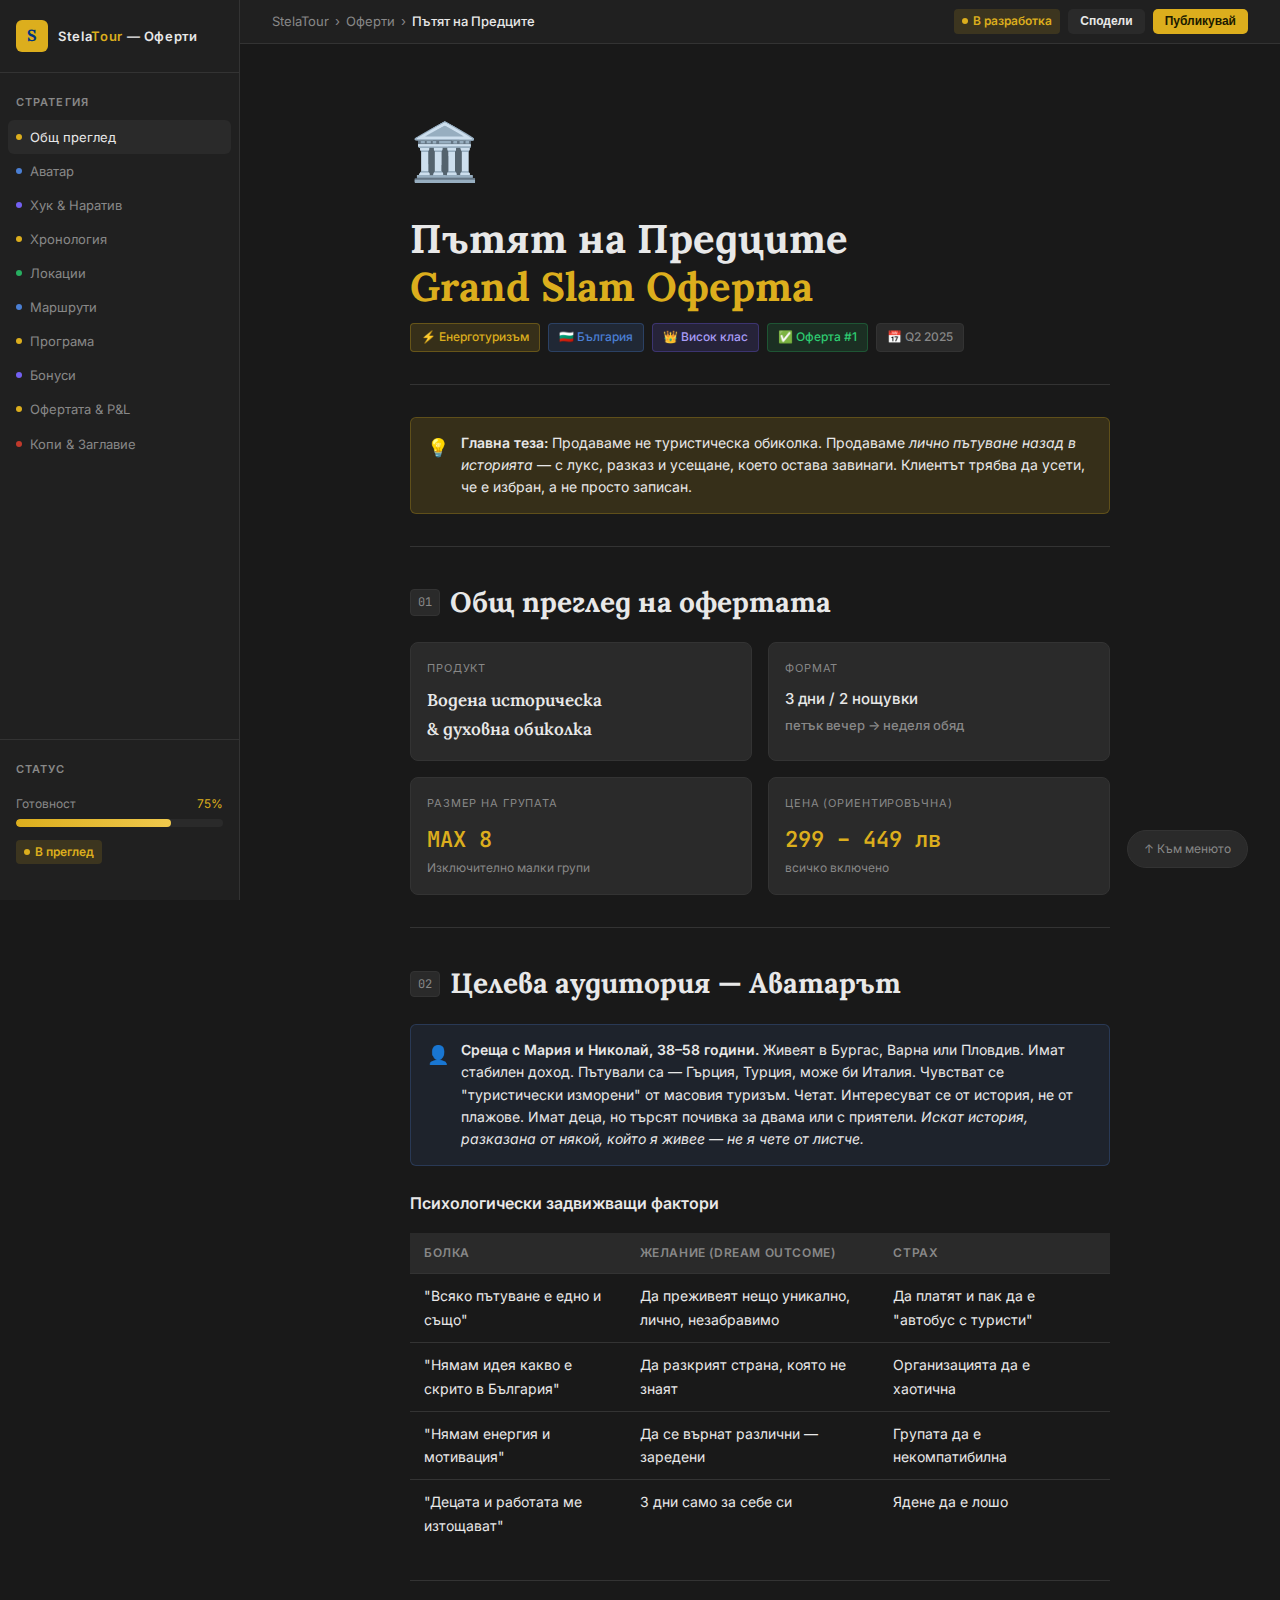
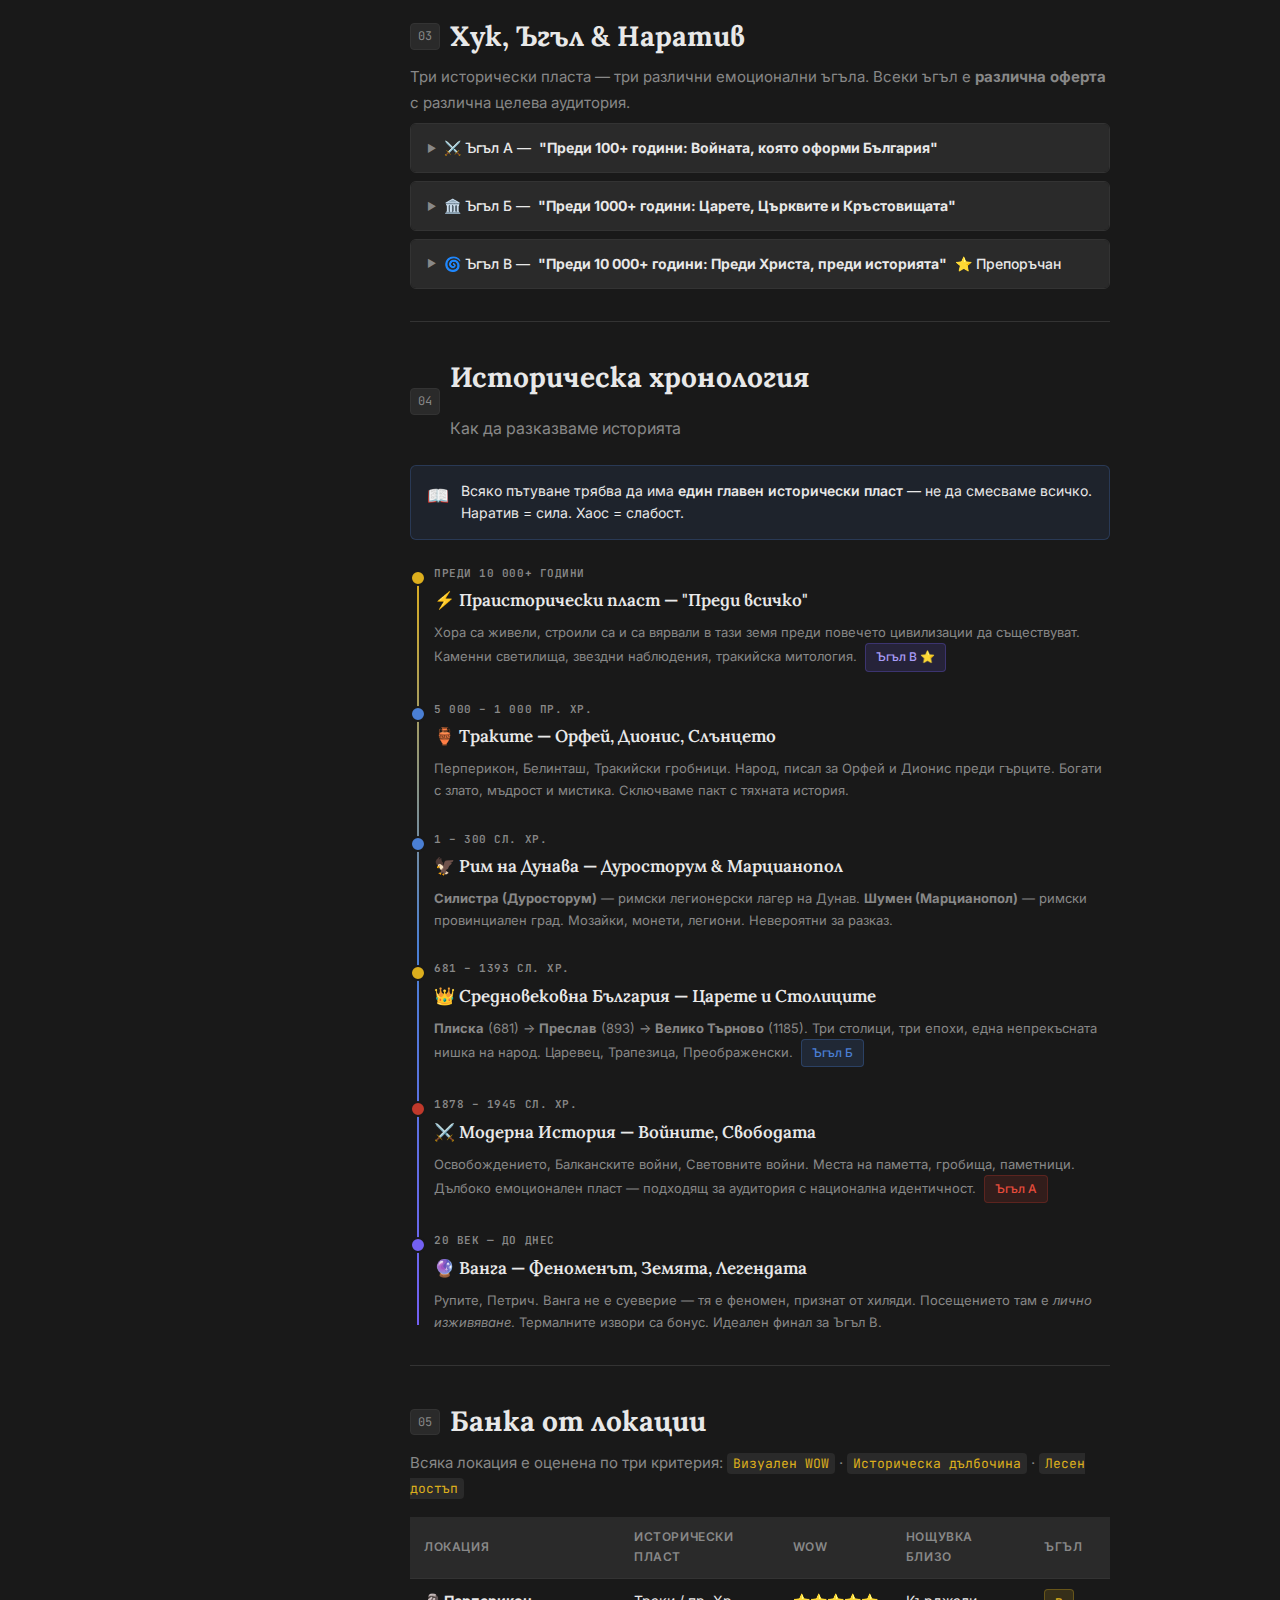
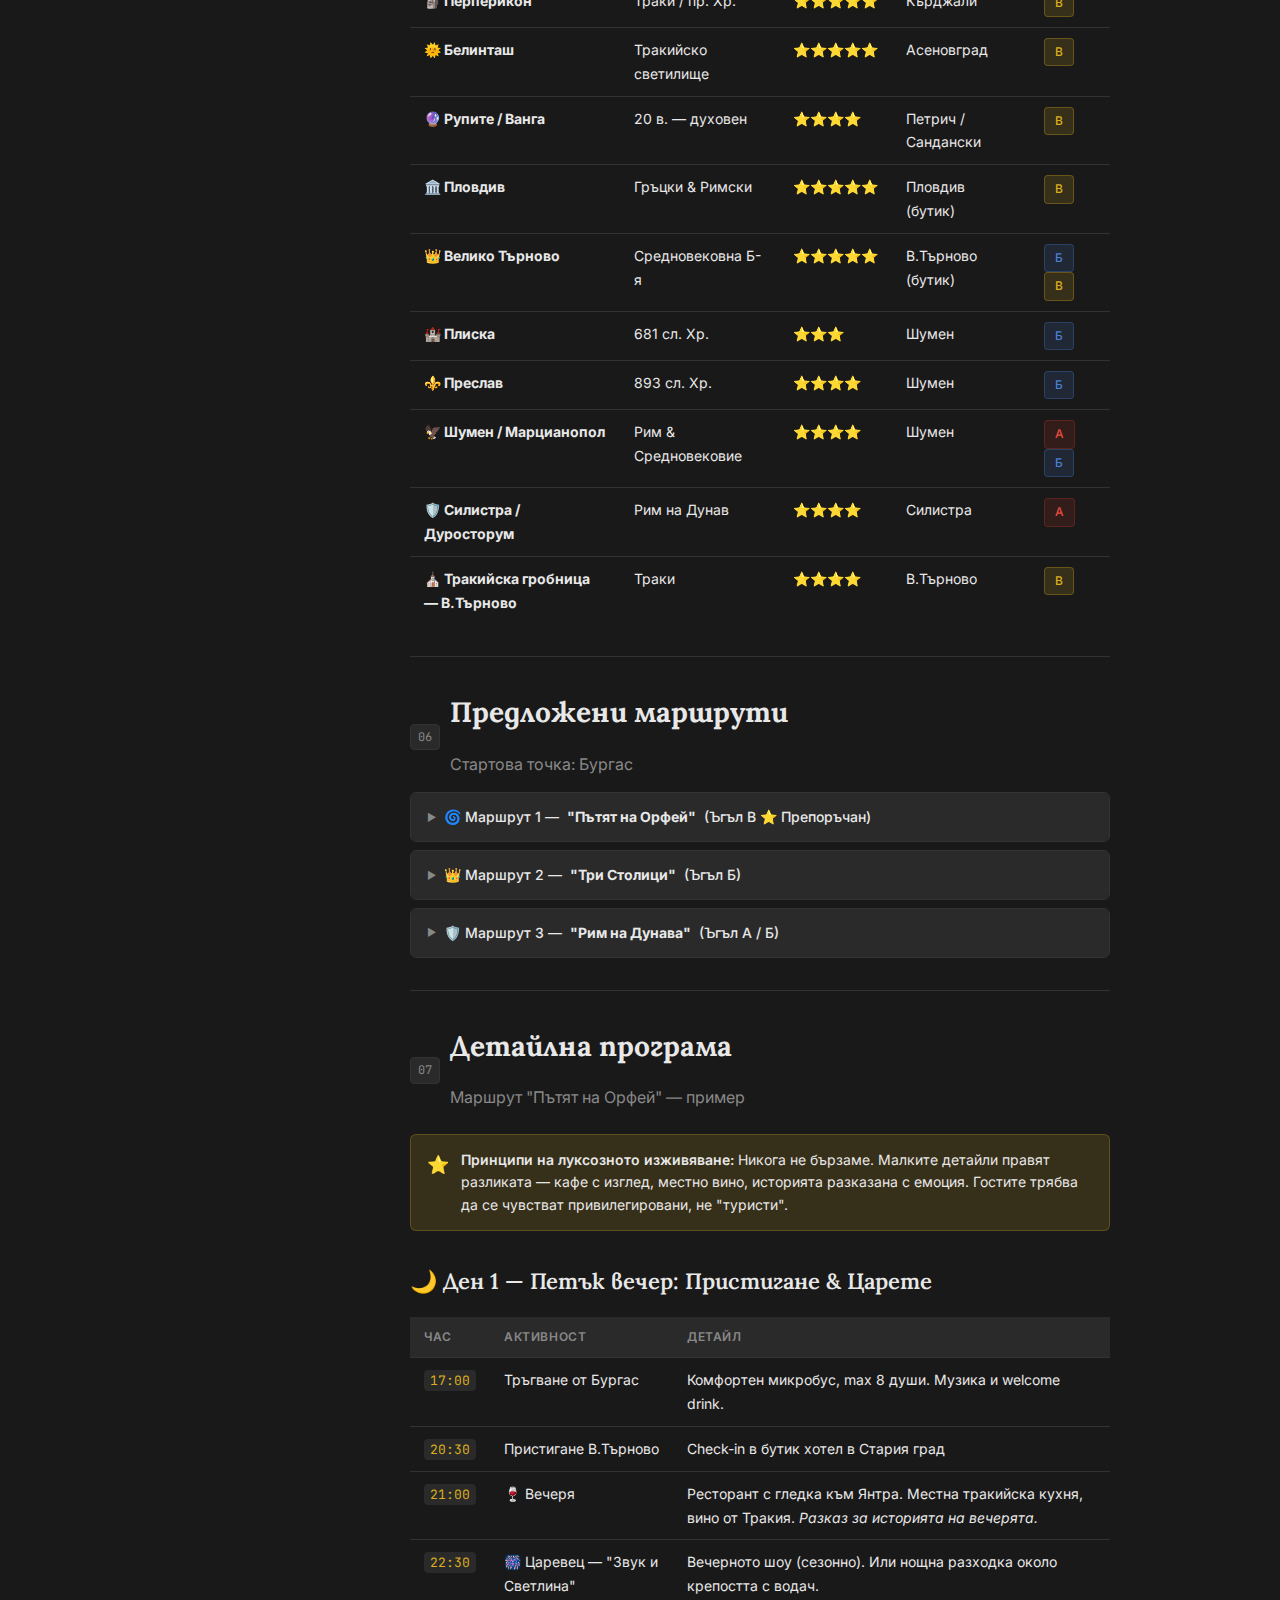
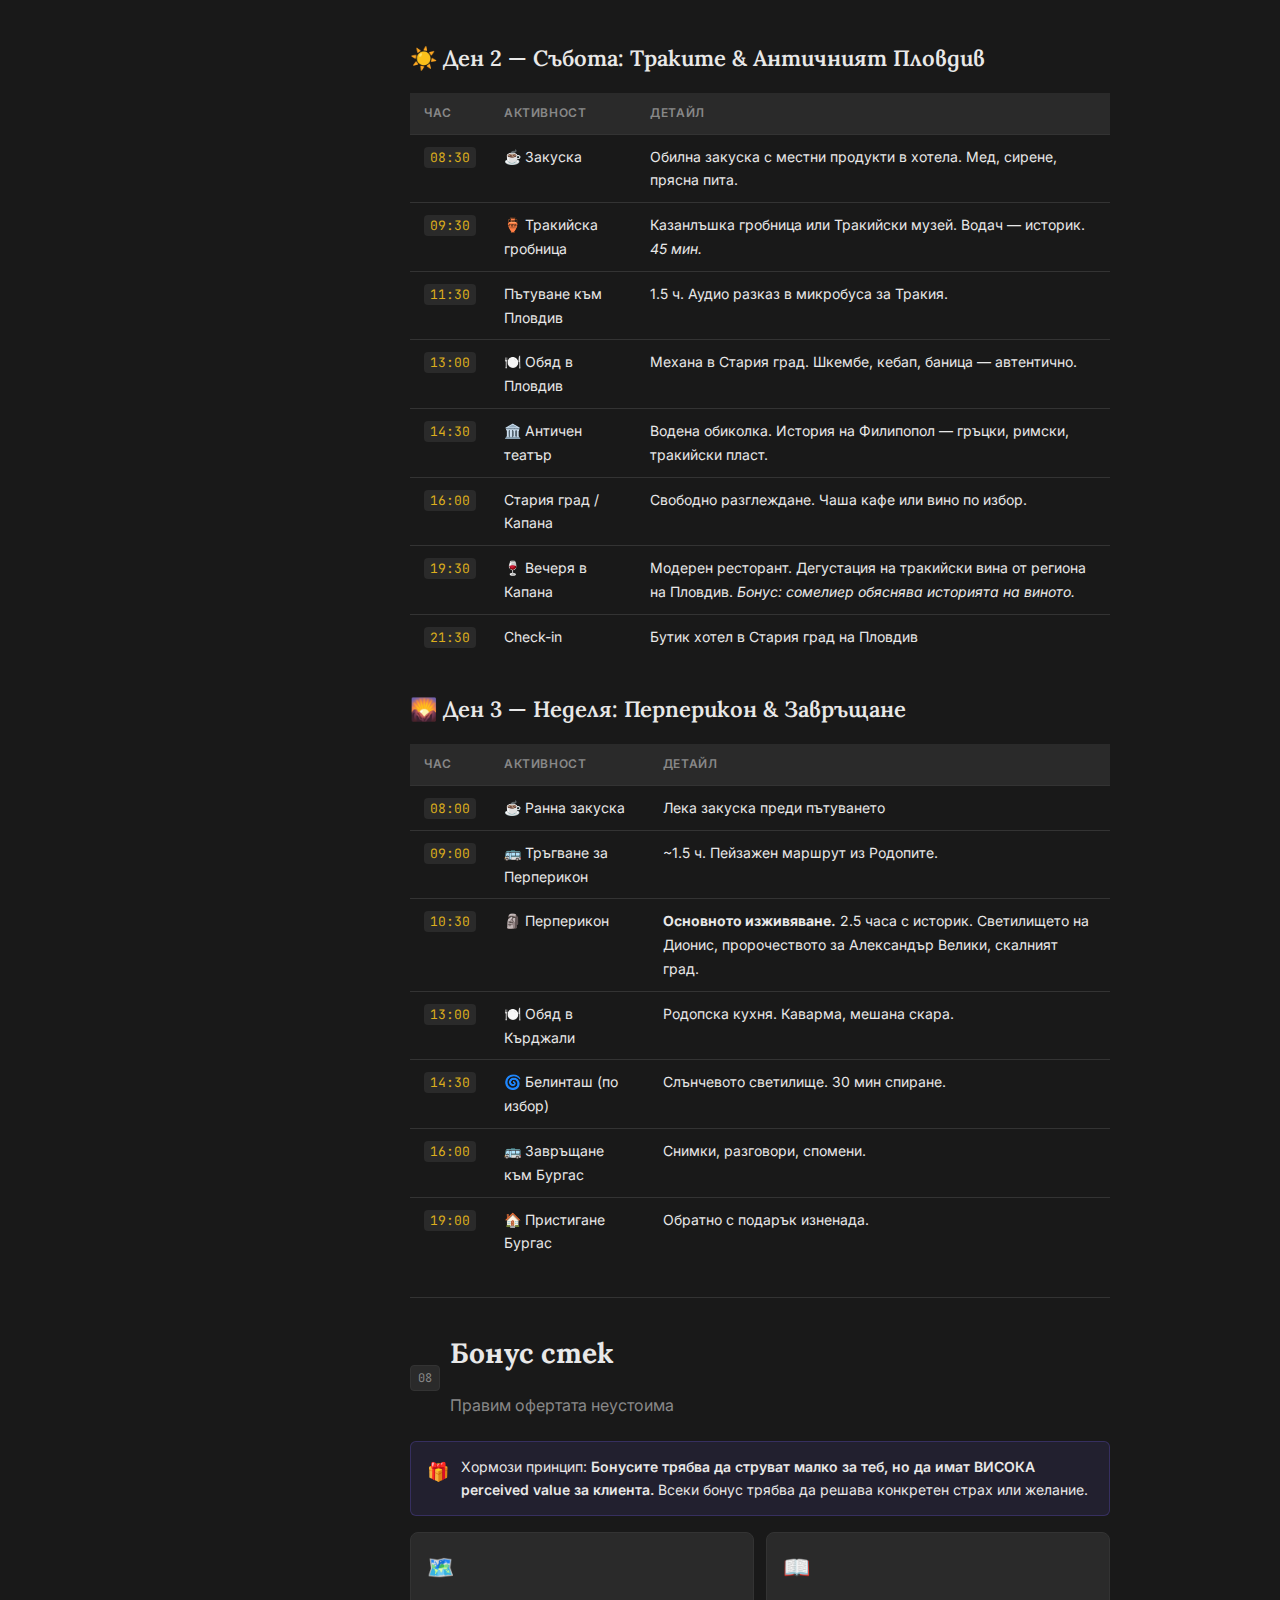
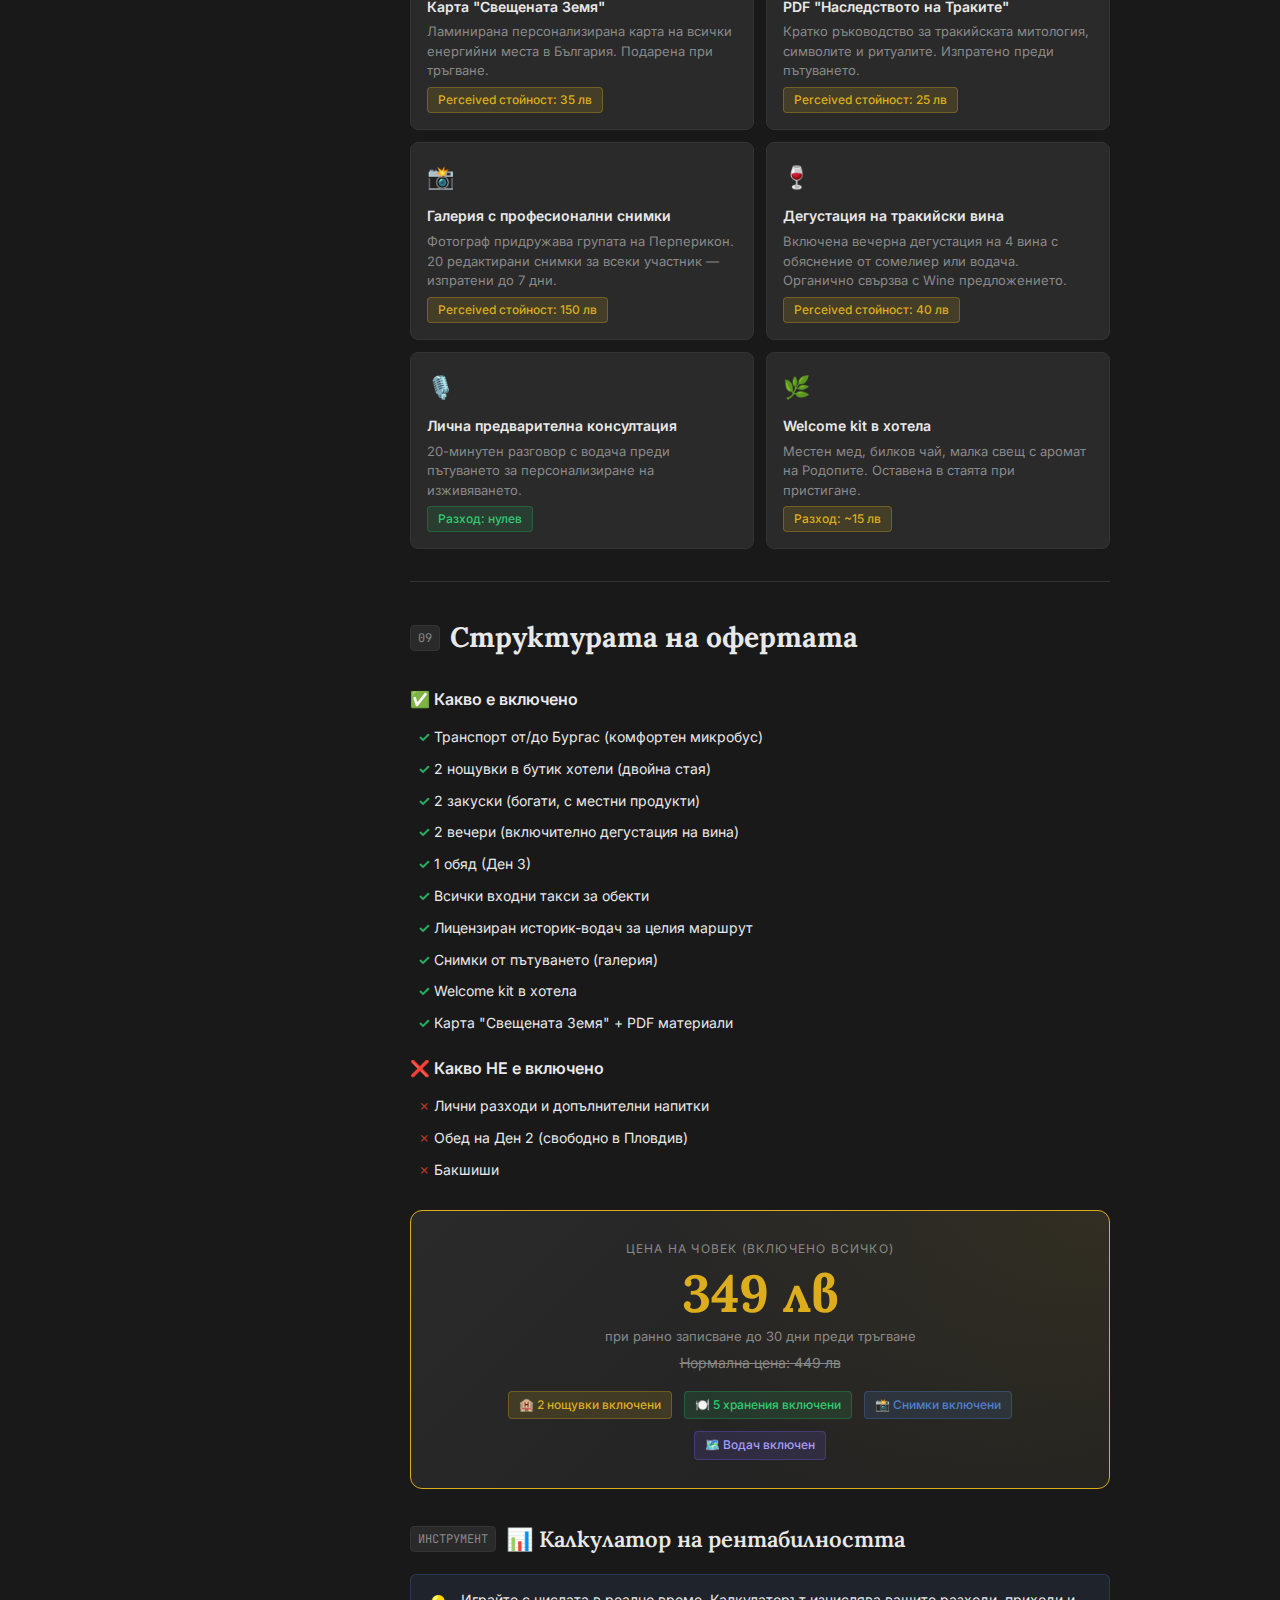
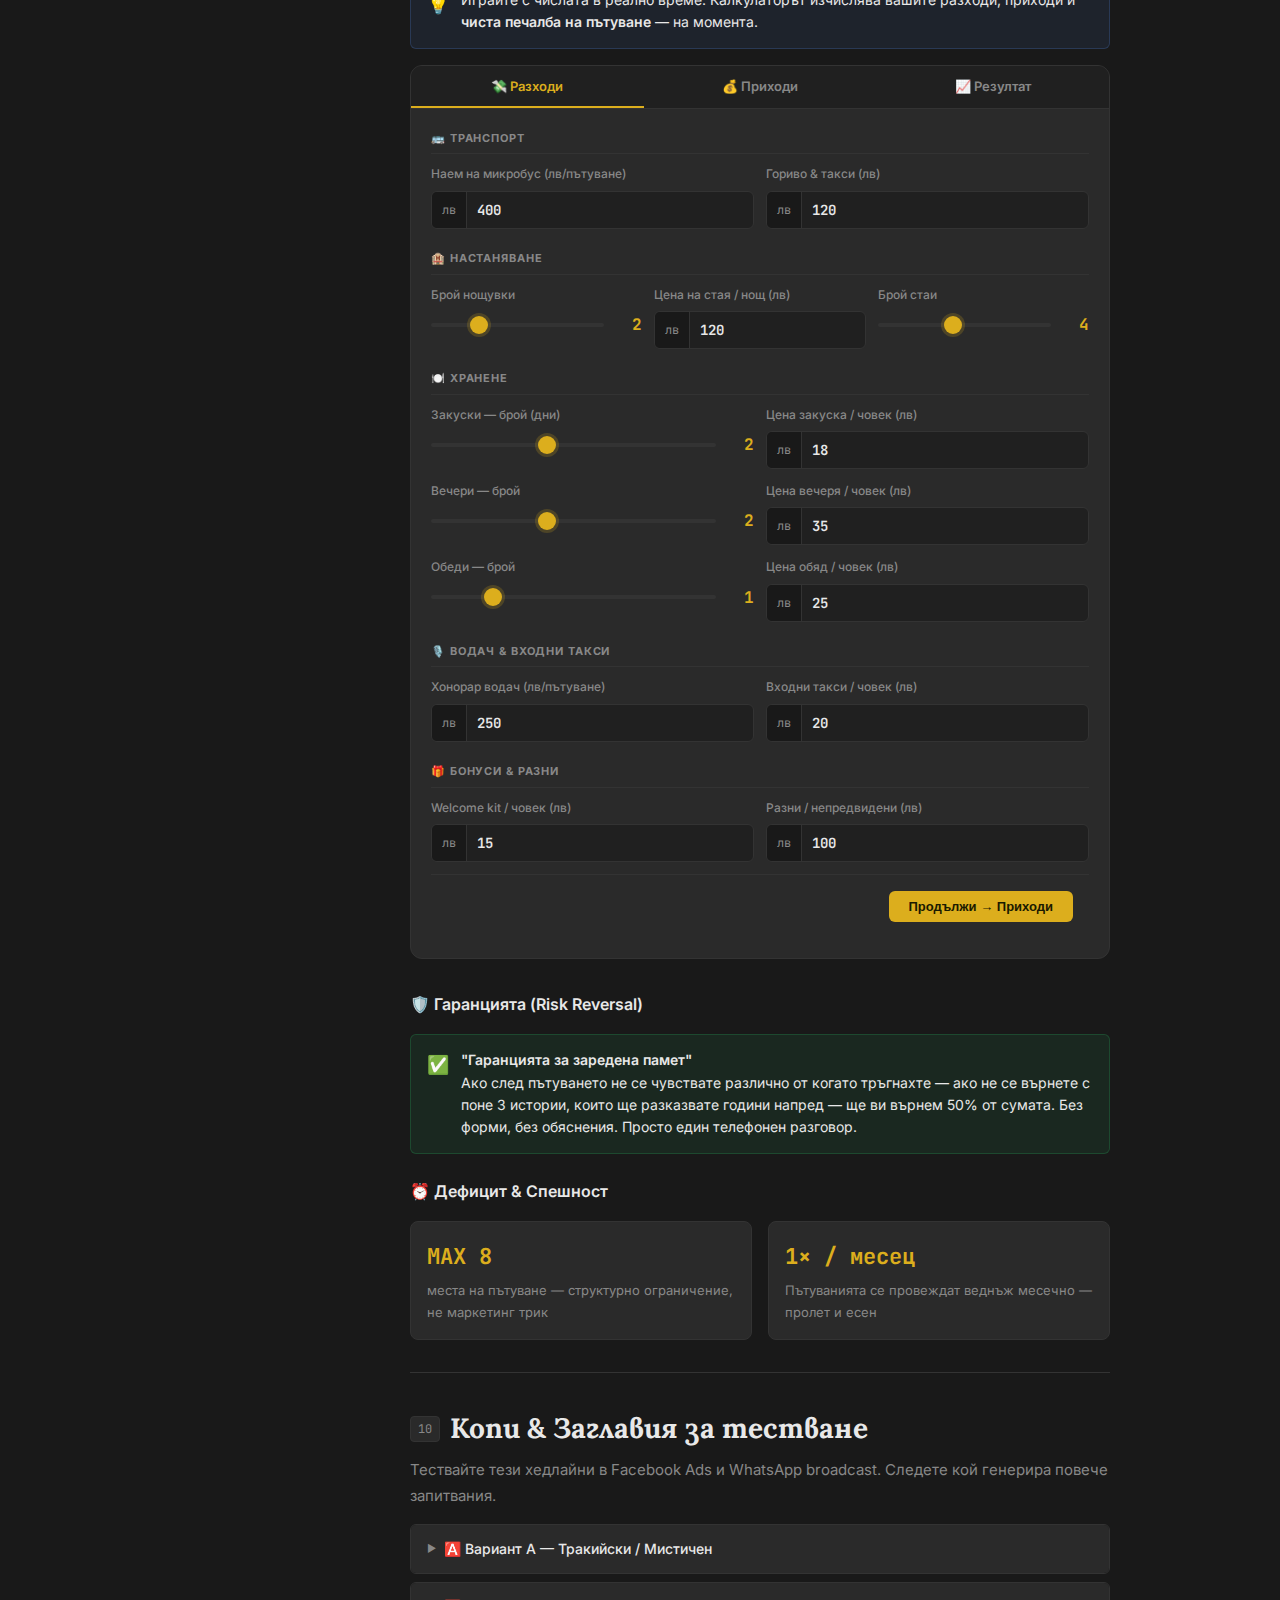
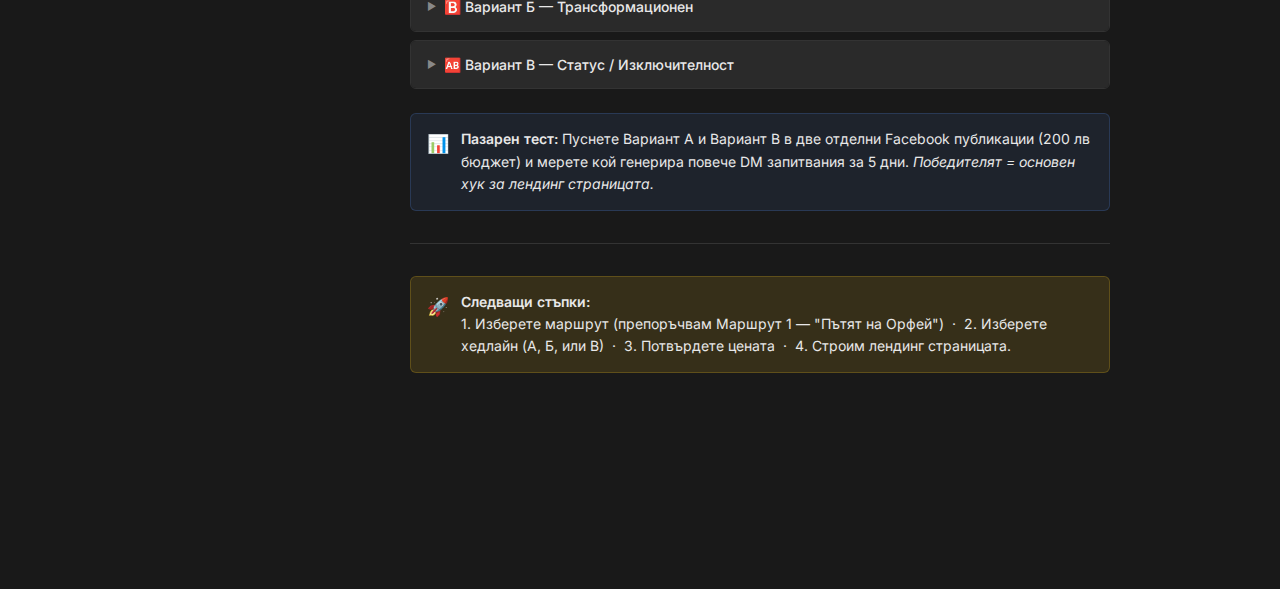
<file: consulting/energy-tourism-offer.html>
<!DOCTYPE html>
<html lang="bg">
<head>
<meta charset="UTF-8">
<meta name="viewport" content="width=device-width, initial-scale=1.0">
<title>Пътят на Предците — Grand Slam Offer</title>
<link href="https://fonts.googleapis.com/css2?family=Lora:ital,wght@0,400;0,600;0,700;1,400;1,600&family=JetBrains+Mono:wght@400;600&family=Inter:wght@300;400;500;600&display=swap" rel="stylesheet">
<style>
  :root {
    --bg: #191919;
    --surface: #202020;
    --surface2: #2a2a2a;
    --border: #333;
    --text: #e8e8e8;
    --muted: #888;
    --gold: #dcae1d;
    --gold-dim: rgba(220,174,29,0.15);
    --blue: #003580;
    --blue-light: #4a7fd4;
    --red: #c0392b;
    --green: #27ae60;
    --purple: #7360f2;
    --tag-bg: #2d2d2d;
  }

  * { margin: 0; padding: 0; box-sizing: border-box; }

  body {
    background: var(--bg);
    color: var(--text);
    font-family: 'Inter', sans-serif;
    font-size: 15px;
    line-height: 1.7;
    min-height: 100vh;
  }

  /* ── SIDEBAR ── */
  .sidebar {
    position: fixed;
    left: 0; top: 0; bottom: 0;
    width: 240px;
    background: var(--surface);
    border-right: 1px solid var(--border);
    padding: 20px 0;
    overflow-y: auto;
    z-index: 100;
    display: flex;
    flex-direction: column;
  }

  .sidebar-logo {
    display: flex; align-items: center; gap: 10px;
    padding: 0 16px 20px;
    border-bottom: 1px solid var(--border);
    margin-bottom: 16px;
  }

  .sidebar-logo .icon {
    width: 32px; height: 32px;
    background: var(--gold);
    color: var(--blue);
    border-radius: 6px;
    display: flex; align-items: center; justify-content: center;
    font-family: 'Lora', serif;
    font-weight: 700; font-size: 16px;
  }

  .sidebar-logo span {
    font-size: 13px; font-weight: 600;
    color: var(--text);
    letter-spacing: 0.05em;
  }

  .sidebar-logo span em {
    color: var(--gold);
    font-style: normal;
  }

  .sidebar-section {
    padding: 0 8px;
    margin-bottom: 8px;
  }

  .sidebar-section-title {
    font-size: 11px;
    font-weight: 600;
    color: var(--muted);
    text-transform: uppercase;
    letter-spacing: 0.1em;
    padding: 4px 8px;
    margin-bottom: 4px;
  }

  .sidebar-item {
    display: flex; align-items: center; gap: 8px;
    padding: 6px 8px;
    border-radius: 6px;
    cursor: pointer;
    font-size: 13px;
    color: var(--muted);
    transition: all 0.15s;
    text-decoration: none;
  }

  .sidebar-item:hover, .sidebar-item.active {
    background: var(--surface2);
    color: var(--text);
  }

  .sidebar-item .dot {
    width: 6px; height: 6px;
    border-radius: 50%;
    flex-shrink: 0;
  }

  /* ── MAIN ── */
  .main {
    margin-left: 240px;
    min-height: 100vh;
    display: flex;
    flex-direction: column;
    align-items: center;
  }

  .topbar {
    width: 100%;
    height: 44px;
    background: var(--surface);
    border-bottom: 1px solid var(--border);
    display: flex; align-items: center;
    padding: 0 32px;
    gap: 8px;
    font-size: 13px;
    color: var(--muted);
    position: sticky; top: 0; z-index: 50;
  }

  .topbar .breadcrumb {
    display: flex; align-items: center; gap: 6px;
  }

  .topbar .breadcrumb span { color: var(--muted); }
  .topbar .breadcrumb .current { color: var(--text); font-weight: 500; }

  .topbar-actions {
    margin-left: auto;
    display: flex; gap: 8px;
  }

  .btn-sm {
    padding: 4px 12px;
    border-radius: 5px;
    font-size: 12px;
    font-weight: 600;
    cursor: pointer;
    border: none;
    transition: all 0.15s;
  }

  .btn-gold { background: var(--gold); color: #1a1a00; }
  .btn-ghost { background: var(--surface2); color: var(--text); }

  /* ── CONTENT ── */
  .content {
    width: 100%;
    max-width: 780px;
    padding: 60px 40px 120px;
  }

  /* ── PAGE HEADER ── */
  .page-emoji { font-size: 56px; margin-bottom: 16px; display: block; }

  .page-title {
    font-family: 'Lora', serif;
    font-size: 40px;
    font-weight: 700;
    color: var(--text);
    line-height: 1.2;
    margin-bottom: 12px;
  }

  .page-meta {
    display: flex; flex-wrap: wrap; gap: 8px;
    margin-bottom: 32px;
    padding-bottom: 32px;
    border-bottom: 1px solid var(--border);
  }

  .tag {
    display: inline-flex; align-items: center; gap: 5px;
    padding: 3px 10px;
    border-radius: 4px;
    font-size: 12px;
    font-weight: 500;
  }

  .tag-gold { background: var(--gold-dim); color: var(--gold); border: 1px solid rgba(220,174,29,0.3); }
  .tag-blue { background: rgba(74,127,212,0.15); color: var(--blue-light); border: 1px solid rgba(74,127,212,0.3); }
  .tag-red { background: rgba(192,57,43,0.15); color: #e74c3c; border: 1px solid rgba(192,57,43,0.3); }
  .tag-green { background: rgba(39,174,96,0.15); color: #2ecc71; border: 1px solid rgba(39,174,96,0.3); }
  .tag-purple { background: rgba(115,96,242,0.15); color: #a89cf7; border: 1px solid rgba(115,96,242,0.3); }
  .tag-gray { background: var(--surface2); color: var(--muted); border: 1px solid var(--border); }

  /* ── NOTION BLOCKS ── */
  .block { margin-bottom: 4px; }

  h1.n { font-family: 'Lora', serif; font-size: 28px; font-weight: 700; color: var(--text); margin: 40px 0 12px; }
  h2.n { font-family: 'Lora', serif; font-size: 22px; font-weight: 600; color: var(--text); margin: 32px 0 10px; }
  h3.n { font-family: 'Inter', sans-serif; font-size: 16px; font-weight: 600; color: var(--text); margin: 24px 0 8px; }

  p.n { color: var(--text); margin-bottom: 8px; }

  /* Divider */
  .divider { border: none; border-top: 1px solid var(--border); margin: 32px 0; }

  /* Callout */
  .callout {
    display: flex; gap: 12px;
    padding: 14px 16px;
    border-radius: 6px;
    margin: 16px 0;
  }

  .callout-gold { background: var(--gold-dim); border: 1px solid rgba(220,174,29,0.25); }
  .callout-blue { background: rgba(74,127,212,0.1); border: 1px solid rgba(74,127,212,0.25); }
  .callout-red { background: rgba(192,57,43,0.1); border: 1px solid rgba(192,57,43,0.25); }
  .callout-green { background: rgba(39,174,96,0.1); border: 1px solid rgba(39,174,96,0.25); }
  .callout-purple { background: rgba(115,96,242,0.1); border: 1px solid rgba(115,96,242,0.25); }

  .callout-icon { font-size: 18px; flex-shrink: 0; margin-top: 1px; }
  .callout-body { font-size: 14px; line-height: 1.6; }
  .callout-body strong { font-weight: 600; }

  /* Toggle */
  details.toggle {
    border: 1px solid var(--border);
    border-radius: 6px;
    margin: 8px 0;
    overflow: hidden;
  }

  details.toggle summary {
    padding: 12px 16px;
    cursor: pointer;
    font-weight: 500;
    font-size: 14px;
    background: var(--surface2);
    list-style: none;
    display: flex; align-items: center; gap: 8px;
    user-select: none;
  }

  details.toggle summary::-webkit-details-marker { display: none; }

  details.toggle summary::before {
    content: '▶';
    font-size: 10px;
    color: var(--muted);
    transition: transform 0.2s;
    display: inline-block;
  }

  details.toggle[open] summary::before { transform: rotate(90deg); }

  details.toggle .toggle-content {
    padding: 16px;
    background: var(--bg);
    border-top: 1px solid var(--border);
  }

  /* Table */
  .n-table {
    width: 100%;
    border-collapse: collapse;
    margin: 16px 0;
    font-size: 14px;
  }

  .n-table th {
    background: var(--surface2);
    color: var(--muted);
    font-weight: 600;
    font-size: 12px;
    text-transform: uppercase;
    letter-spacing: 0.05em;
    padding: 10px 14px;
    text-align: left;
    border-bottom: 1px solid var(--border);
  }

  .n-table td {
    padding: 10px 14px;
    border-bottom: 1px solid var(--border);
    vertical-align: top;
  }

  .n-table tr:last-child td { border-bottom: none; }
  .n-table tr:hover td { background: var(--surface2); }

  /* Bullet list */
  .n-list { padding-left: 0; list-style: none; margin: 8px 0 16px; }
  .n-list li {
    padding: 4px 0 4px 24px;
    position: relative;
    font-size: 14px;
    color: var(--text);
  }
  .n-list li::before {
    content: '•';
    position: absolute; left: 8px;
    color: var(--muted);
  }

  .n-list.check li::before { content: '✓'; color: var(--green); font-weight: 700; }
  .n-list.x li::before { content: '✗'; color: var(--red); }

  /* Quote */
  .n-quote {
    border-left: 3px solid var(--gold);
    padding: 8px 0 8px 16px;
    margin: 16px 0;
    font-family: 'Lora', serif;
    font-style: italic;
    font-size: 16px;
    color: var(--muted);
  }

  /* Code inline */
  code {
    font-family: 'JetBrains Mono', monospace;
    font-size: 13px;
    background: var(--surface2);
    padding: 2px 6px;
    border-radius: 4px;
    color: var(--gold);
  }

  /* ── TIMELINE ── */
  .timeline { position: relative; padding-left: 24px; }
  .timeline::before {
    content: '';
    position: absolute; left: 7px; top: 8px; bottom: 8px;
    width: 2px;
    background: linear-gradient(to bottom, var(--gold), var(--blue-light), var(--purple));
  }

  .tl-item {
    position: relative;
    margin-bottom: 28px;
  }

  .tl-dot {
    position: absolute;
    left: -24px; top: 6px;
    width: 16px; height: 16px;
    border-radius: 50%;
    border: 2px solid var(--bg);
    z-index: 1;
  }

  .tl-dot.gold { background: var(--gold); }
  .tl-dot.blue { background: var(--blue-light); }
  .tl-dot.purple { background: var(--purple); }
  .tl-dot.red { background: var(--red); }

  .tl-label {
    font-family: 'JetBrains Mono', monospace;
    font-size: 11px;
    color: var(--muted);
    font-weight: 600;
    text-transform: uppercase;
    letter-spacing: 0.05em;
    margin-bottom: 4px;
  }

  .tl-title {
    font-family: 'Lora', serif;
    font-size: 17px;
    font-weight: 600;
    color: var(--text);
    margin-bottom: 6px;
  }

  .tl-body { font-size: 13px; color: var(--muted); }

  /* ── CARDS ── */
  .cards { display: grid; grid-template-columns: 1fr 1fr; gap: 12px; margin: 16px 0; }

  @media (max-width: 600px) {
    .cards { grid-template-columns: 1fr; }
    .sidebar { display: none; }
    .main { margin-left: 0; }
    .content { padding: 40px 20px 80px; }
    .page-title { font-size: 28px; }
  }

  .card {
    background: var(--surface2);
    border: 1px solid var(--border);
    border-radius: 8px;
    padding: 16px;
    transition: border-color 0.2s;
  }

  .card:hover { border-color: var(--gold); }

  .card-icon { font-size: 22px; margin-bottom: 8px; display: block; }
  .card-title { font-weight: 600; font-size: 14px; margin-bottom: 4px; }
  .card-body { font-size: 13px; color: var(--muted); line-height: 1.5; }

  /* ── COLUMNS ── */
  .cols { display: grid; grid-template-columns: 1fr 1fr; gap: 16px; margin: 16px 0; }
  @media (max-width: 600px) { .cols { grid-template-columns: 1fr; } }

  .col-block {
    background: var(--surface2);
    border: 1px solid var(--border);
    border-radius: 8px;
    padding: 16px;
  }

  /* ── STATUS BADGES ── */
  .status {
    display: inline-flex; align-items: center; gap: 5px;
    padding: 2px 8px;
    border-radius: 4px;
    font-size: 12px;
    font-weight: 600;
  }

  .status::before {
    content: '';
    width: 6px; height: 6px;
    border-radius: 50%;
    background: currentColor;
  }

  .status-draft { background: rgba(136,136,136,0.15); color: var(--muted); }
  .status-review { background: rgba(220,174,29,0.15); color: var(--gold); }
  .status-live { background: rgba(39,174,96,0.15); color: #2ecc71; }

  /* ── PRICE BLOCK ── */
  .price-block {
    background: linear-gradient(135deg, var(--surface2), var(--surface));
    border: 1px solid var(--gold);
    border-radius: 12px;
    padding: 28px;
    text-align: center;
    margin: 24px 0;
    position: relative;
    overflow: hidden;
  }

  .price-block::before {
    content: '';
    position: absolute; inset: 0;
    background: radial-gradient(circle at top right, rgba(220,174,29,0.08), transparent 60%);
  }

  .price-block .price-label { font-size: 12px; color: var(--muted); text-transform: uppercase; letter-spacing: 0.1em; margin-bottom: 8px; }
  .price-block .price-main { font-family: 'Lora', serif; font-size: 52px; font-weight: 700; color: var(--gold); line-height: 1; }
  .price-block .price-sub { font-size: 13px; color: var(--muted); margin-top: 6px; }
  .price-block .price-compare { font-size: 14px; color: var(--muted); text-decoration: line-through; margin-top: 4px; }

  /* ── ANCHOR LINKS ── */
  .anchor { scroll-margin-top: 60px; }

  /* ── PROGRESS ── */
  .progress-bar {
    background: var(--surface2);
    border-radius: 100px;
    height: 8px;
    overflow: hidden;
    margin-top: 4px;
  }

  .progress-bar .fill {
    height: 100%;
    border-radius: 100px;
    background: linear-gradient(90deg, var(--gold), #f0c94d);
  }

  /* ── SECTION HEADER ── */
  .section-header {
    display: flex; align-items: center; gap: 10px;
    margin-bottom: 4px;
  }

  .section-num {
    font-family: 'JetBrains Mono', monospace;
    font-size: 12px;
    color: var(--muted);
    background: var(--surface2);
    border: 1px solid var(--border);
    padding: 2px 7px;
    border-radius: 4px;
  }

  /* ── CALCULATOR ── */
  .calc-tab {
    flex:1; padding:12px 8px; background:none; border:none; color:var(--muted);
    font-size:13px; font-weight:600; cursor:pointer;
    border-bottom:2px solid transparent; transition:all 0.15s; font-family:'Inter',sans-serif;
  }
  .calc-tab:hover { color:var(--text); }
  .calc-tab-active { color:var(--gold) !important; border-bottom-color:var(--gold) !important; }
  .calc-panel { padding:20px; }
  .calc-section-label {
    font-size:11px; font-weight:700; text-transform:uppercase; letter-spacing:0.08em;
    color:var(--muted); margin:20px 0 10px; padding-bottom:6px; border-bottom:1px solid var(--border);
  }
  .calc-section-label:first-child { margin-top:0; }
  .calc-row { display:flex; gap:12px; margin-bottom:12px; flex-wrap:wrap; }
  .calc-field { flex:1; min-width:140px; }
  .calc-label { display:block; font-size:12px; color:var(--muted); margin-bottom:6px; font-weight:500; }
  .calc-input-wrap {
    display:flex; align-items:center; background:var(--surface);
    border:1px solid var(--border); border-radius:6px; overflow:hidden; transition:border-color 0.15s;
  }
  .calc-input-wrap:focus-within { border-color:var(--gold); }
  .calc-currency {
    padding:0 10px; font-size:12px; color:var(--muted); background:var(--bg);
    border-right:1px solid var(--border); display:flex; align-items:center;
    font-family:'JetBrains Mono',monospace; min-height:36px; white-space:nowrap;
  }
  .calc-input {
    background:none; border:none; outline:none; color:var(--text);
    font-size:14px; font-family:'JetBrains Mono',monospace; font-weight:600; padding:8px 10px; width:100%;
  }
  .calc-slider-wrap { display:flex; align-items:center; gap:10px; }
  .calc-slider {
    flex:1; -webkit-appearance:none; height:4px; border-radius:100px;
    background:var(--border); outline:none; cursor:pointer;
  }
  .calc-slider::-webkit-slider-thumb {
    -webkit-appearance:none; width:18px; height:18px; border-radius:50%;
    background:var(--gold); cursor:pointer; box-shadow:0 0 0 3px rgba(220,174,29,0.2);
  }
  .calc-slider::-moz-range-thumb {
    width:18px; height:18px; border-radius:50%; background:var(--gold); cursor:pointer; border:none;
  }
  .slider-val { font-family:'JetBrains Mono',monospace; font-weight:700; font-size:16px; color:var(--gold); min-width:28px; text-align:right; }
  .breakdown-row { display:flex; justify-content:space-between; align-items:center; padding:5px 0; font-size:13px; color:var(--muted); }
  .breakdown-row span:last-child { font-family:'JetBrains Mono',monospace; color:var(--text); font-size:13px; }

  /* Sticky TOC indicator */
  .toc-pill {
    position: fixed;
    bottom: 32px; right: 32px;
    background: var(--surface2);
    border: 1px solid var(--border);
    border-radius: 100px;
    padding: 8px 16px;
    font-size: 12px;
    color: var(--muted);
    cursor: pointer;
    transition: all 0.2s;
    z-index: 200;
  }

  .toc-pill:hover { border-color: var(--gold); color: var(--gold); }

  /* ── MOBILE ── */
  @media (max-width: 768px) {
    /* Hide sidebar, show content full width */
    .sidebar { display: none; }
    .main { margin-left: 0 !important; }
    .content { padding: 24px 16px 80px; }

    /* Topbar */
    .topbar { padding: 0 16px; gap: 6px; font-size: 11px; }
    .topbar-actions { gap: 6px; }
    .btn-sm { padding: 3px 8px; font-size: 11px; }

    /* Page header */
    .page-emoji { font-size: 36px; }
    .page-title { font-size: 26px !important; }
    .page-meta { gap: 6px; }

    /* Headings */
    h1.n { font-size: 22px; }
    h2.n { font-size: 18px; }

    /* Two-column grids → single column */
    .cols { grid-template-columns: 1fr !important; }
    .cards { grid-template-columns: 1fr !important; }

    /* Tables → horizontal scroll */
    .n-table { display: block; overflow-x: auto; -webkit-overflow-scrolling: touch; white-space: nowrap; }
    .n-table th, .n-table td { white-space: normal; min-width: 100px; }

    /* Timeline */
    .timeline { padding-left: 18px; }
    .tl-dot { left: -18px; }

    /* Price block */
    .price-block { padding: 20px 16px; }
    .price-block .price-main { font-size: 38px !important; }

    /* Calc tabs */
    .calc-tab { font-size: 11px; padding: 10px 4px; }

    /* Calc rows stack */
    .calc-row { flex-direction: column; }
    .calc-field { min-width: 100%; }

    /* TOC pill */
    .toc-pill { bottom: 16px; right: 16px; padding: 6px 12px; font-size: 11px; }

    /* Section header */
    .section-header { flex-wrap: wrap; }

    /* Mobile nav bar at bottom */
    .mobile-nav {
      display: flex !important;
      position: fixed; bottom: 0; left: 0; right: 0;
      background: var(--surface);
      border-top: 1px solid var(--border);
      z-index: 200;
      padding: 8px 0 env(safe-area-inset-bottom, 8px);
    }
    .mobile-nav a {
      flex: 1; display: flex; flex-direction: column; align-items: center;
      gap: 3px; font-size: 10px; color: var(--muted); text-decoration: none;
      padding: 4px 0; transition: color 0.15s;
    }
    .mobile-nav a:hover, .mobile-nav a.active { color: var(--gold); }
    .mobile-nav a .mn-icon { font-size: 18px; }
    .content { padding-bottom: 100px; }
  }

  .mobile-nav { display: none; }
</style>
</head>
<body>

<!-- SIDEBAR -->
<aside class="sidebar">
  <div class="sidebar-logo">
    <div class="icon">S</div>
    <span>Stela<em>Tour</em> — Оферти</span>
  </div>

  <div class="sidebar-section">
    <div class="sidebar-section-title">Стратегия</div>
    <a href="#overview" class="sidebar-item active">
      <div class="dot" style="background:var(--gold)"></div> Общ преглед
    </a>
    <a href="#avatar" class="sidebar-item">
      <div class="dot" style="background:var(--blue-light)"></div> Аватар
    </a>
    <a href="#hook" class="sidebar-item">
      <div class="dot" style="background:var(--purple)"></div> Хук & Наратив
    </a>
    <a href="#timeline" class="sidebar-item">
      <div class="dot" style="background:var(--gold)"></div> Хронология
    </a>
    <a href="#locations" class="sidebar-item">
      <div class="dot" style="background:var(--green)"></div> Локации
    </a>
    <a href="#routes" class="sidebar-item">
      <div class="dot" style="background:var(--blue-light)"></div> Маршрути
    </a>
    <a href="#itinerary" class="sidebar-item">
      <div class="dot" style="background:var(--gold)"></div> Програма
    </a>
    <a href="#bonuses" class="sidebar-item">
      <div class="dot" style="background:var(--purple)"></div> Бонуси
    </a>
    <a href="#offer" class="sidebar-item">
      <div class="dot" style="background:var(--gold)"></div> Офертата & P&L
    </a>
    <a href="#copy" class="sidebar-item">
      <div class="dot" style="background:var(--red)"></div> Копи & Заглавие
    </a>
  </div>

  <div class="sidebar-section" style="margin-top:auto; padding-top:16px; border-top:1px solid var(--border);">
    <div class="sidebar-section-title">Статус</div>
    <div style="padding: 8px;">
      <div style="margin-bottom:10px;">
        <div style="display:flex;justify-content:space-between;font-size:12px;margin-bottom:4px;">
          <span style="color:var(--muted)">Готовност</span>
          <span style="color:var(--gold)">75%</span>
        </div>
        <div class="progress-bar"><div class="fill" style="width:75%"></div></div>
      </div>
      <span class="status status-review">В преглед</span>
    </div>
  </div>
</aside>

<!-- MAIN -->
<div class="main">

  <!-- TOPBAR -->
  <div class="topbar">
    <div class="breadcrumb">
      <span>StelaTour</span>
      <span>›</span>
      <span>Оферти</span>
      <span>›</span>
      <span class="current">Пътят на Предците</span>
    </div>
    <div class="topbar-actions">
      <span class="status status-review">В разработка</span>
      <button class="btn-sm btn-ghost">Сподели</button>
      <button class="btn-sm btn-gold">Публикувай</button>
    </div>
  </div>

  <!-- CONTENT -->
  <div class="content">

    <!-- PAGE HEADER -->
    <span class="page-emoji">🏛️</span>
    <h1 class="page-title">Пътят на Предците<br><span style="color:var(--gold)">Grand Slam Оферта</span></h1>

    <div class="page-meta">
      <span class="tag tag-gold">⚡ Енерготуризъм</span>
      <span class="tag tag-blue">🇧🇬 България</span>
      <span class="tag tag-purple">👑 Висок клас</span>
      <span class="tag tag-green">✅ Оферта #1</span>
      <span class="tag tag-gray">📅 Q2 2025</span>
    </div>

    <div class="callout callout-gold">
      <span class="callout-icon">💡</span>
      <div class="callout-body">
        <strong>Главна теза:</strong> Продаваме не туристическа обиколка. Продаваме <em>лично пътуване назад в историята</em> — с лукс, разказ и усещане, което остава завинаги. Клиентът трябва да усети, че е избран, а не просто записан.
      </div>
    </div>

    <hr class="divider" id="overview">

    <!-- ── SECTION 1: OVERVIEW ── -->
    <div class="section-header anchor">
      <span class="section-num">01</span>
      <h1 class="n" style="margin:0">Общ преглед на офертата</h1>
    </div>

    <div class="cols">
      <div class="col-block">
        <div style="font-size:11px;color:var(--muted);text-transform:uppercase;letter-spacing:0.08em;margin-bottom:8px">Продукт</div>
        <div style="font-family:'Lora',serif;font-size:17px;font-weight:600;">Водена историческа<br>& духовна обиколка</div>
      </div>
      <div class="col-block">
        <div style="font-size:11px;color:var(--muted);text-transform:uppercase;letter-spacing:0.08em;margin-bottom:8px">Формат</div>
        <div style="font-size:15px;font-weight:500;">3 дни / 2 нощувки<br><span style="color:var(--muted);font-size:13px">петък вечер → неделя обяд</span></div>
      </div>
      <div class="col-block">
        <div style="font-size:11px;color:var(--muted);text-transform:uppercase;letter-spacing:0.08em;margin-bottom:8px">Размер на групата</div>
        <div style="font-family:'JetBrains Mono',monospace;font-size:22px;color:var(--gold);font-weight:600;">MAX 8</div>
        <div style="font-size:12px;color:var(--muted)">Изключително малки групи</div>
      </div>
      <div class="col-block">
        <div style="font-size:11px;color:var(--muted);text-transform:uppercase;letter-spacing:0.08em;margin-bottom:8px">Цена (ориентировъчна)</div>
        <div style="font-family:'JetBrains Mono',monospace;font-size:22px;color:var(--gold);font-weight:600;">299 – 449 лв</div>
        <div style="font-size:12px;color:var(--muted)">всичко включено</div>
      </div>
    </div>

    <hr class="divider" id="avatar">

    <!-- ── SECTION 2: AVATAR ── -->
    <div class="section-header anchor">
      <span class="section-num">02</span>
      <h1 class="n" style="margin:0">Целева аудитория — Аватарът</h1>
    </div>

    <div class="callout callout-blue">
      <span class="callout-icon">👤</span>
      <div class="callout-body">
        <strong>Среща с Мария и Николай, 38–58 години.</strong> Живеят в Бургас, Варна или Пловдив. Имат стабилен доход. Пътували са — Гърция, Турция, може би Италия. Чувстват се "туристически изморени" от масовия туризъм. Четат. Интересуват се от история, не от плажове. Имат деца, но търсят почивка за двама или с приятели. <em>Искат история, разказана от някой, който я живее — не я чете от листче.</em>
      </div>
    </div>

    <h3 class="n">Психологически задвижващи фактори</h3>
    <table class="n-table">
      <thead>
        <tr>
          <th>Болка</th>
          <th>Желание (Dream Outcome)</th>
          <th>Страх</th>
        </tr>
      </thead>
      <tbody>
        <tr>
          <td>"Всяко пътуване е едно и също"</td>
          <td>Да преживеят нещо уникално, лично, незабравимо</td>
          <td>Да платят и пак да е "автобус с туристи"</td>
        </tr>
        <tr>
          <td>"Нямам идея какво е скрито в България"</td>
          <td>Да разкрият страна, която не знаят</td>
          <td>Организацията да е хаотична</td>
        </tr>
        <tr>
          <td>"Нямам енергия и мотивация"</td>
          <td>Да се върнат различни — заредени</td>
          <td>Групата да е некомпатибилна</td>
        </tr>
        <tr>
          <td>"Децата и работата ме изтощават"</td>
          <td>3 дни само за себе си</td>
          <td>Ядене да е лошо</td>
        </tr>
      </tbody>
    </table>

    <hr class="divider" id="hook">

    <!-- ── SECTION 3: HOOK ── -->
    <div class="section-header anchor">
      <span class="section-num">03</span>
      <h1 class="n" style="margin:0">Хук, Ъгъл & Наратив</h1>
    </div>

    <p class="n" style="color:var(--muted)">Три исторически пласта — три различни емоционални ъгъла. Всеки ъгъл е <strong>различна оферта</strong> с различна целева аудитория.</p>

    <details class="toggle">
      <summary>⚔️ Ъгъл А — <strong>"Преди 100+ години: Войната, която оформи България"</strong></summary>
      <div class="toggle-content">
        <div class="callout callout-red">
          <span class="callout-icon">🎯</span>
          <div class="callout-body"><strong>Хук:</strong> "Ходихте ли по местата, където дядовците ни решиха съдбата на България? Това не е история от учебник. Това е земята под краката ти."</div>
        </div>
        <h3 class="n">Теми & Чувство</h3>
        <ul class="n-list">
          <li>Национална гордост, дълбока носталгия, идентичност</li>
          <li>Балканските войни, Първа световна война — места на паметта</li>
          <li>Церемониален елемент — поднасяне на цветя, минута мълчание</li>
          <li>Чувство: <em>тежест, мъдрост, принадлежност</em></li>
        </ul>
        <h3 class="n">Потенциални локации</h3>
        <ul class="n-list">
          <li><strong>Велико Търново</strong> — Царевец, последната столица</li>
          <li><strong>Плиска & Преслав</strong> — столиците на Първото и Второто царство</li>
          <li><strong>Шумен / Марцианопол</strong> — пресечната точка на история</li>
          <li><strong>Силистра / Дуросторум</strong> — Дунавският лимес на Рим</li>
        </ul>
        <div class="callout callout-gold">
          <span class="callout-icon">💡</span>
          <div class="callout-body"><strong>Целева аудитория:</strong> 45–65 г., мъже и жени с патриотична нагласа, почитатели на Bulgarian history content в социалните мрежи</div>
        </div>
      </div>
    </details>

    <details class="toggle">
      <summary>🏛️ Ъгъл Б — <strong>"Преди 1000+ години: Царете, Църквите и Кръстовищата"</strong></summary>
      <div class="toggle-content">
        <div class="callout callout-purple">
          <span class="callout-icon">🎯</span>
          <div class="callout-body"><strong>Хук:</strong> "Преди Европа да знае думата 'цивилизация', тук е имало столица, закони и писменост. Ела да го видиш сам."</div>
        </div>
        <h3 class="n">Теми & Чувство</h3>
        <ul class="n-list">
          <li>Величие на Средновековна България — Симеон Велики, Самуил</li>
          <li>Православна духовност — посещение на действащи исторически църкви</li>
          <li>Архитектурна магия — Царевец на свещи/вечер</li>
          <li>Чувство: <em>грандиозност, духовност, принадлежност към нещо велико</em></li>
        </ul>
        <h3 class="n">Потенциални локации</h3>
        <ul class="n-list">
          <li><strong>Велико Търново</strong> — Царевец, Трапезица, Преображенски манастир</li>
          <li><strong>Плиска</strong> — Великата базилика, двореца</li>
          <li><strong>Преслав</strong> — Кръглата църква "Симеон"</li>
          <li><strong>Шумен</strong> — Шуменска крепост, Паметник 1300 години</li>
        </ul>
        <div class="callout callout-gold">
          <span class="callout-icon">💡</span>
          <div class="callout-body"><strong>Целева аудитория:</strong> Интелектуалци 35–55 г., хора с интерес към православие и история, семейства с деца над 12 г.</div>
        </div>
      </div>
    </details>

    <details class="toggle">
      <summary>🌀 Ъгъл В — <strong>"Преди 10 000+ години: Преди Христа, преди историята"</strong> ⭐ Препоръчан</summary>
      <div class="toggle-content">
        <div class="callout callout-gold">
          <span class="callout-icon">🎯</span>
          <div class="callout-body"><strong>Хук:</strong> "Ванга е говорила за тази земя. Траките са я усещали. Какво ще усетиш ти, когато застанеш на Перперикон и погледнеш хоризонта?" </div>
        </div>
        <h3 class="n">Теми & Чувство</h3>
        <ul class="n-list">
          <li>Тракийска мистика — Орфей, Дионис, слънчевите светилища</li>
          <li>Ванга — Петрич, Рупите, духовна сила на земята</li>
          <li>Енергийни места — Белинташ, Перперикон, Крън</li>
          <li>Мистика без клише — обяснена чрез наука и история едновременно</li>
          <li>Чувство: <em>тайнственост, трепет, лична трансформация, разтоварване</em></li>
        </ul>
        <h3 class="n">Потенциални локации</h3>
        <ul class="n-list">
          <li><strong>Перперикон</strong> — тракийско светилище, Орфей, скален град</li>
          <li><strong>Белинташ</strong> — слънчево светилище, каменен диск</li>
          <li><strong>Рупите / Петрич</strong> — Ванга, храмът, термалните извори</li>
          <li><strong>Пловдив</strong> — Античен театър, Стария град, тракийски некропол</li>
          <li><strong>Велико Търново</strong> — Тракийска гробница, Тракийски музей</li>
          <li><strong>Силистра</strong> — Дуросторум, Late Roman & праисторически пласт</li>
        </ul>
        <div class="callout callout-green">
          <span class="callout-icon">💡</span>
          <div class="callout-body"><strong>Целева аудитория:</strong> Жени 35–55 г., хора търсещи духовно изживяване, читатели на алтернативна история, "тихи авантюристи" с висок доход. <strong>Най-широко пазарно поле.</strong></div>
        </div>
      </div>
    </details>

    <hr class="divider" id="timeline">

    <!-- ── SECTION 4: TIMELINE ── -->
    <div class="section-header anchor">
      <span class="section-num">04</span>
      <h1 class="n" style="margin:0">Историческа хронология<br><span style="font-size:16px;color:var(--muted);font-family:'Inter',sans-serif;font-weight:400">Как да разказваме историята</span></h1>
    </div>

    <div class="callout callout-blue">
      <span class="callout-icon">📖</span>
      <div class="callout-body">Всяко пътуване трябва да има <strong>един главен исторически пласт</strong> — не да смесваме всичко. Наратив = сила. Хаос = слабост.</div>
    </div>

    <div class="timeline" style="margin-top:24px;">
      <div class="tl-item">
        <div class="tl-dot gold"></div>
        <div class="tl-label">Преди 10 000+ години</div>
        <div class="tl-title">⚡ Праисторически пласт — "Преди всичко"</div>
        <div class="tl-body">Хора са живели, строили са и са вярвали в тази земя преди повечето цивилизации да съществуват. Каменни светилища, звездни наблюдения, тракийска митология. <span class="tag tag-purple" style="margin-left:4px;">Ъгъл В ⭐</span></div>
      </div>

      <div class="tl-item">
        <div class="tl-dot blue"></div>
        <div class="tl-label">5 000 – 1 000 пр. Хр.</div>
        <div class="tl-title">🏺 Траките — Орфей, Дионис, Слънцето</div>
        <div class="tl-body">Перперикон, Белинташ, Тракийски гробници. Народ, писал за Орфей и Дионис преди гърците. Богати с злато, мъдрост и мистика. Сключваме пакт с тяхната история.</div>
      </div>

      <div class="tl-item">
        <div class="tl-dot blue"></div>
        <div class="tl-label">1 – 300 сл. Хр.</div>
        <div class="tl-title">🦅 Рим на Дунава — Дуросторум & Марцианопол</div>
        <div class="tl-body"><strong>Силистра (Дуросторум)</strong> — римски легионерски лагер на Дунав. <strong>Шумен (Марцианопол)</strong> — римски провинциален град. Мозайки, монети, легиони. Невероятни за разказ.</div>
      </div>

      <div class="tl-item">
        <div class="tl-dot gold"></div>
        <div class="tl-label">681 – 1393 сл. Хр.</div>
        <div class="tl-title">👑 Средновековна България — Царете и Столиците</div>
        <div class="tl-body"><strong>Плиска</strong> (681) → <strong>Преслав</strong> (893) → <strong>Велико Търново</strong> (1185). Три столици, три епохи, една непрекъсната нишка на народ. Царевец, Трапезица, Преображенски. <span class="tag tag-blue" style="margin-left:4px;">Ъгъл Б</span></div>
      </div>

      <div class="tl-item">
        <div class="tl-dot red"></div>
        <div class="tl-label">1878 – 1945 сл. Хр.</div>
        <div class="tl-title">⚔️ Модерна История — Войните, Свободата</div>
        <div class="tl-body">Освобождението, Балканските войни, Световните войни. Места на паметта, гробища, паметници. Дълбоко емоционален пласт — подходящ за аудитория с национална идентичност. <span class="tag tag-red" style="margin-left:4px;">Ъгъл А</span></div>
      </div>

      <div class="tl-item">
        <div class="tl-dot purple"></div>
        <div class="tl-label">20 век — до днес</div>
        <div class="tl-title">🔮 Ванга — Феноменът, Земята, Легендата</div>
        <div class="tl-body">Рупите, Петрич. Ванга не е суеверие — тя е феномен, признат от хиляди. Посещението там е <em>лично изживяване</em>. Термалните извори са бонус. Идеален финал за Ъгъл В.</div>
      </div>
    </div>

    <hr class="divider" id="locations">

    <!-- ── SECTION 5: LOCATIONS ── -->
    <div class="section-header anchor">
      <span class="section-num">05</span>
      <h1 class="n" style="margin:0">Банка от локации</h1>
    </div>

    <p class="n" style="color:var(--muted);margin-bottom:16px;">Всяка локация е оценена по три критерия: <code>Визуален WOW</code> · <code>Историческа дълбочина</code> · <code>Лесен достъп</code></p>

    <table class="n-table">
      <thead>
        <tr>
          <th>Локация</th>
          <th>Исторически пласт</th>
          <th>WOW</th>
          <th>Нощувка близо</th>
          <th>Ъгъл</th>
        </tr>
      </thead>
      <tbody>
        <tr>
          <td><strong>🗿 Перперикон</strong></td>
          <td>Траки / пр. Хр.</td>
          <td>⭐⭐⭐⭐⭐</td>
          <td>Кърджали</td>
          <td><span class="tag tag-gold">В</span></td>
        </tr>
        <tr>
          <td><strong>🌞 Белинташ</strong></td>
          <td>Тракийско светилище</td>
          <td>⭐⭐⭐⭐⭐</td>
          <td>Асеновград</td>
          <td><span class="tag tag-gold">В</span></td>
        </tr>
        <tr>
          <td><strong>🔮 Рупите / Ванга</strong></td>
          <td>20 в. — духовен</td>
          <td>⭐⭐⭐⭐</td>
          <td>Петрич / Сандански</td>
          <td><span class="tag tag-gold">В</span></td>
        </tr>
        <tr>
          <td><strong>🏛️ Пловдив</strong></td>
          <td>Гръцки & Римски</td>
          <td>⭐⭐⭐⭐⭐</td>
          <td>Пловдив (бутик)</td>
          <td><span class="tag tag-gold">В</span></td>
        </tr>
        <tr>
          <td><strong>👑 Велико Търново</strong></td>
          <td>Средновековна Б-я</td>
          <td>⭐⭐⭐⭐⭐</td>
          <td>В.Търново (бутик)</td>
          <td><span class="tag tag-blue">Б</span> <span class="tag tag-gold">В</span></td>
        </tr>
        <tr>
          <td><strong>🏰 Плиска</strong></td>
          <td>681 сл. Хр.</td>
          <td>⭐⭐⭐</td>
          <td>Шумен</td>
          <td><span class="tag tag-blue">Б</span></td>
        </tr>
        <tr>
          <td><strong>⚜️ Преслав</strong></td>
          <td>893 сл. Хр.</td>
          <td>⭐⭐⭐⭐</td>
          <td>Шумен</td>
          <td><span class="tag tag-blue">Б</span></td>
        </tr>
        <tr>
          <td><strong>🦅 Шумен / Марцианопол</strong></td>
          <td>Рим & Средновековие</td>
          <td>⭐⭐⭐⭐</td>
          <td>Шумен</td>
          <td><span class="tag tag-red">А</span> <span class="tag tag-blue">Б</span></td>
        </tr>
        <tr>
          <td><strong>🛡️ Силистра / Дуросторум</strong></td>
          <td>Рим на Дунав</td>
          <td>⭐⭐⭐⭐</td>
          <td>Силистра</td>
          <td><span class="tag tag-red">А</span></td>
        </tr>
        <tr>
          <td><strong>⛪ Тракийска гробница — В.Търново</strong></td>
          <td>Траки</td>
          <td>⭐⭐⭐⭐</td>
          <td>В.Търново</td>
          <td><span class="tag tag-gold">В</span></td>
        </tr>
      </tbody>
    </table>

    <hr class="divider" id="routes">

    <!-- ── SECTION 6: ROUTES ── -->
    <div class="section-header anchor">
      <span class="section-num">06</span>
      <h1 class="n" style="margin:0">Предложени маршрути<br><span style="font-size:16px;color:var(--muted);font-family:'Inter',sans-serif;font-weight:400">Стартова точка: Бургас</span></h1>
    </div>

    <details class="toggle">
      <summary>🌀 Маршрут 1 — <strong>"Пътят на Орфей"</strong> (Ъгъл В ⭐ Препоръчан)</summary>
      <div class="toggle-content">
        <div class="callout callout-gold">
          <span class="callout-icon">🎯</span>
          <div class="callout-body"><strong>Мото:</strong> "Земята помни всичко. Ела да чуеш."</div>
        </div>
        <table class="n-table">
          <thead><tr><th>Ден</th><th>Програма</th><th>Нощувка</th></tr></thead>
          <tbody>
            <tr>
              <td><strong>Ден 1</strong><br><span style="color:var(--muted);font-size:12px">Пет. вечер</span></td>
              <td>Тръгване от Бургас 17:00. Велико Търново — вечеря в стар ресторант с жива музика. Вечерна обиколка на Царевец (Звук и Светлина). Check-in в бутик хотел.</td>
              <td>🏨 Велико Търново<br><em>Бутик, стар град</em></td>
            </tr>
            <tr>
              <td><strong>Ден 2</strong><br><span style="color:var(--muted);font-size:12px">Събота</span></td>
              <td>Закуска с местни продукти. Тракийска гробница + Тракийски музей. Обяд в местна механа. Пловдив — Античен театър, Стара Чаршия, тракийски некропол под Пловдив. Вечеря в Капана.</td>
              <td>🏨 Пловдив<br><em>Бутик, Стария град</em></td>
            </tr>
            <tr>
              <td><strong>Ден 3</strong><br><span style="color:var(--muted);font-size:12px">Неделя</span></td>
              <td>Ранна закуска. Перперикон — водена обиколка с историк (2.5 ч). Белинташ (по избор). Обяд в подножието. Прибиране в Бургас до 19:00.</td>
              <td>— Прибиране</td>
            </tr>
          </tbody>
        </table>
      </div>
    </details>

    <details class="toggle">
      <summary>👑 Маршрут 2 — <strong>"Три Столици"</strong> (Ъгъл Б)</summary>
      <div class="toggle-content">
        <div class="callout callout-purple">
          <span class="callout-icon">🎯</span>
          <div class="callout-body"><strong>Мото:</strong> "Плиска. Преслав. Велико Търново. Три столици, една непрекъсната история."</div>
        </div>
        <table class="n-table">
          <thead><tr><th>Ден</th><th>Програма</th><th>Нощувка</th></tr></thead>
          <tbody>
            <tr>
              <td><strong>Ден 1</strong></td>
              <td>Тръгване от Бургас. Шумен — Шуменска крепост, Паметник 1300 г. Вечеря в Шумен. Check-in.</td>
              <td>🏨 Шумен</td>
            </tr>
            <tr>
              <td><strong>Ден 2</strong></td>
              <td>Закуска. Плиска — Великата базилика, Тронна зала. Преслав — Кръглата църква. Обяд. Велико Търново — Царевец, Трапезица. Вечеря в стар хан.</td>
              <td>🏨 Велико Търново</td>
            </tr>
            <tr>
              <td><strong>Ден 3</strong></td>
              <td>Закуска. Преображенски или Дряновски манастир. Обяд. Прибиране в Бургас.</td>
              <td>— Прибиране</td>
            </tr>
          </tbody>
        </table>
      </div>
    </details>

    <details class="toggle">
      <summary>🛡️ Маршрут 3 — <strong>"Рим на Дунава"</strong> (Ъгъл А / Б)</summary>
      <div class="toggle-content">
        <div class="callout callout-red">
          <span class="callout-icon">🎯</span>
          <div class="callout-body"><strong>Мото:</strong> "Тук е минавал Юлий Цезар. Тук е пазил границите на Рим. Ела да стъпиш на тяхната земя."</div>
        </div>
        <table class="n-table">
          <thead><tr><th>Ден</th><th>Програма</th><th>Нощувка</th></tr></thead>
          <tbody>
            <tr>
              <td><strong>Ден 1</strong></td>
              <td>Тръгване от Бургас. Шумен (Марцианопол) — Регионален музей, римски находки. Вечеря.</td>
              <td>🏨 Шумен</td>
            </tr>
            <tr>
              <td><strong>Ден 2</strong></td>
              <td>Закуска. Силистра — Дуросторум, Римска гробница с мозайки (изключително!), Регионален музей. Обяд на Дунав. Разходка с лодка по Дунав. Вечеря с риба.</td>
              <td>🏨 Силистра</td>
            </tr>
            <tr>
              <td><strong>Ден 3</strong></td>
              <td>Закуска. Свободно или Добруджа — Природен парк. Обяд. Прибиране.</td>
              <td>— Прибиране</td>
            </tr>
          </tbody>
        </table>
      </div>
    </details>

    <hr class="divider" id="itinerary">

    <!-- ── SECTION 7: FULL ITINERARY ── -->
    <div class="section-header anchor">
      <span class="section-num">07</span>
      <h1 class="n" style="margin:0">Детайлна програма<br><span style="font-size:16px;color:var(--muted);font-family:'Inter',sans-serif;font-weight:400">Маршрут "Пътят на Орфей" — пример</span></h1>
    </div>

    <div class="callout callout-gold">
      <span class="callout-icon">⭐</span>
      <div class="callout-body"><strong>Принципи на луксозното изживяване:</strong> Никога не бързаме. Малките детайли правят разликата — кафе с изглед, местно вино, историята разказана с емоция. Гостите трябва да се чувстват привилегировани, не "туристи".</div>
    </div>

    <h2 class="n">🌙 Ден 1 — Петък вечер: Пристигане & Царете</h2>

    <table class="n-table">
      <thead><tr><th>Час</th><th>Активност</th><th>Детайл</th></tr></thead>
      <tbody>
        <tr><td><code>17:00</code></td><td>Тръгване от Бургас</td><td>Комфортен микробус, max 8 души. Музика и welcome drink.</td></tr>
        <tr><td><code>20:30</code></td><td>Пристигане В.Търново</td><td>Check-in в бутик хотел в Стария град</td></tr>
        <tr><td><code>21:00</code></td><td>🍷 Вечеря</td><td>Ресторант с гледка към Янтра. Местна тракийска кухня, вино от Тракия. <em>Разказ за историята на вечерята.</em></td></tr>
        <tr><td><code>22:30</code></td><td>🎆 Царевец — "Звук и Светлина"</td><td>Вечерното шоу (сезонно). Или нощна разходка около крепостта с водач.</td></tr>
      </tbody>
    </table>

    <h2 class="n">☀️ Ден 2 — Събота: Траките & Античният Пловдив</h2>

    <table class="n-table">
      <thead><tr><th>Час</th><th>Активност</th><th>Детайл</th></tr></thead>
      <tbody>
        <tr><td><code>08:30</code></td><td>☕ Закуска</td><td>Обилна закуска с местни продукти в хотела. Мед, сирене, прясна пита.</td></tr>
        <tr><td><code>09:30</code></td><td>🏺 Тракийска гробница</td><td>Казанлъшка гробница или Тракийски музей. Водач — историк. <em>45 мин.</em></td></tr>
        <tr><td><code>11:30</code></td><td>Пътуване към Пловдив</td><td>1.5 ч. Аудио разказ в микробуса за Тракия.</td></tr>
        <tr><td><code>13:00</code></td><td>🍽️ Обяд в Пловдив</td><td>Механа в Стария град. Шкембе, кебап, баница — автентично.</td></tr>
        <tr><td><code>14:30</code></td><td>🏛️ Античен театър</td><td>Водена обиколка. История на Филипопол — гръцки, римски, тракийски пласт.</td></tr>
        <tr><td><code>16:00</code></td><td>Стария град / Капана</td><td>Свободно разглеждане. Чаша кафе или вино по избор.</td></tr>
        <tr><td><code>19:30</code></td><td>🍷 Вечеря в Капана</td><td>Модерен ресторант. Дегустация на тракийски вина от региона на Пловдив. <em>Бонус: сомелиер обяснява историята на виното.</em></td></tr>
        <tr><td><code>21:30</code></td><td>Check-in</td><td>Бутик хотел в Стария град на Пловдив</td></tr>
      </tbody>
    </table>

    <h2 class="n">🌄 Ден 3 — Неделя: Перперикон & Завръщане</h2>

    <table class="n-table">
      <thead><tr><th>Час</th><th>Активност</th><th>Детайл</th></tr></thead>
      <tbody>
        <tr><td><code>08:00</code></td><td>☕ Ранна закуска</td><td>Лека закуска преди пътуването</td></tr>
        <tr><td><code>09:00</code></td><td>🚌 Тръгване за Перперикон</td><td>~1.5 ч. Пейзажен маршрут из Родопите.</td></tr>
        <tr><td><code>10:30</code></td><td>🗿 Перперикон</td><td><strong>Основното изживяване.</strong> 2.5 часа с историк. Светилището на Дионис, пророчеството за Александър Велики, скалният град.</td></tr>
        <tr><td><code>13:00</code></td><td>🍽️ Обяд в Кърджали</td><td>Родопска кухня. Каварма, мешана скара.</td></tr>
        <tr><td><code>14:30</code></td><td>🌀 Белинташ (по избор)</td><td>Слънчевото светилище. 30 мин спиране.</td></tr>
        <tr><td><code>16:00</code></td><td>🚌 Завръщане към Бургас</td><td>Снимки, разговори, спомени.</td></tr>
        <tr><td><code>19:00</code></td><td>🏠 Пристигане Бургас</td><td>Обратно с подарък изненада.</td></tr>
      </tbody>
    </table>

    <hr class="divider" id="bonuses">

    <!-- ── SECTION 8: BONUSES ── -->
    <div class="section-header anchor">
      <span class="section-num">08</span>
      <h1 class="n" style="margin:0">Бонус стек<br><span style="font-size:16px;color:var(--muted);font-family:'Inter',sans-serif;font-weight:400">Правим офертата неустоима</span></h1>
    </div>

    <div class="callout callout-purple">
      <span class="callout-icon">🎁</span>
      <div class="callout-body">Хормози принцип: <strong>Бонусите трябва да струват малко за теб, но да имат ВИСОКА perceived value за клиента.</strong> Всеки бонус трябва да решава конкретен страх или желание.</div>
    </div>

    <div class="cards">
      <div class="card">
        <span class="card-icon">🗺️</span>
        <div class="card-title">Карта "Свещената Земя"</div>
        <div class="card-body">Ламинирана персонализирана карта на всички енергийни места в България. Подарена при тръгване.<br><span class="tag tag-gold" style="margin-top:6px;display:inline-flex;">Perceived стойност: 35 лв</span></div>
      </div>
      <div class="card">
        <span class="card-icon">📖</span>
        <div class="card-title">PDF "Наследството на Траките"</div>
        <div class="card-body">Кратко ръководство за тракийската митология, символите и ритуалите. Изпратено преди пътуването.<br><span class="tag tag-gold" style="margin-top:6px;display:inline-flex;">Perceived стойност: 25 лв</span></div>
      </div>
      <div class="card">
        <span class="card-icon">📸</span>
        <div class="card-title">Галерия с професионални снимки</div>
        <div class="card-body">Фотограф придружава групата на Перперикон. 20 редактирани снимки за всеки участник — изпратени до 7 дни.<br><span class="tag tag-gold" style="margin-top:6px;display:inline-flex;">Perceived стойност: 150 лв</span></div>
      </div>
      <div class="card">
        <span class="card-icon">🍷</span>
        <div class="card-title">Дегустация на тракийски вина</div>
        <div class="card-body">Включена вечерна дегустация на 4 вина с обяснение от сомелиер или водача. Органично свързва с Wine предложението.<br><span class="tag tag-gold" style="margin-top:6px;display:inline-flex;">Perceived стойност: 40 лв</span></div>
      </div>
      <div class="card">
        <span class="card-icon">🎙️</span>
        <div class="card-title">Лична предварителна консултация</div>
        <div class="card-body">20-минутен разговор с водача преди пътуването за персонализиране на изживяването.<br><span class="tag tag-green" style="margin-top:6px;display:inline-flex;">Разход: нулев</span></div>
      </div>
      <div class="card">
        <span class="card-icon">🌿</span>
        <div class="card-title">Welcome kit в хотела</div>
        <div class="card-body">Местен мед, билков чай, малка свещ с аромат на Родопите. Оставена в стаята при пристигане.<br><span class="tag tag-gold" style="margin-top:6px;display:inline-flex;">Разход: ~15 лв</span></div>
      </div>
    </div>

    <hr class="divider" id="offer">

    <!-- ── SECTION 9: THE OFFER ── -->
    <div class="section-header anchor">
      <span class="section-num">09</span>
      <h1 class="n" style="margin:0">Структурата на офертата</h1>
    </div>

    <h3 class="n">✅ Какво е включено</h3>
    <ul class="n-list check">
      <li>Транспорт от/до Бургас (комфортен микробус)</li>
      <li>2 нощувки в бутик хотели (двойна стая)</li>
      <li>2 закуски (богати, с местни продукти)</li>
      <li>2 вечери (включително дегустация на вина)</li>
      <li>1 обяд (Ден 3)</li>
      <li>Всички входни такси за обекти</li>
      <li>Лицензиран историк-водач за целия маршрут</li>
      <li>Снимки от пътуването (галерия)</li>
      <li>Welcome kit в хотела</li>
      <li>Карта "Свещената Земя" + PDF материали</li>
    </ul>

    <h3 class="n" style="margin-top:16px;">❌ Какво НЕ е включено</h3>
    <ul class="n-list x">
      <li>Лични разходи и допълнителни напитки</li>
      <li>Обед на Ден 2 (свободно в Пловдив)</li>
      <li>Бакшиши</li>
    </ul>

    <div class="price-block">
      <div class="price-label">Цена на човек (включено всичко)</div>
      <div class="price-main">349 лв</div>
      <div class="price-sub">при ранно записване до 30 дни преди тръгване</div>
      <div class="price-compare">Нормална цена: 449 лв</div>
      <div style="display:flex;gap:12px;justify-content:center;margin-top:16px;flex-wrap:wrap;">
        <span class="tag tag-gold">🏨 2 нощувки включени</span>
        <span class="tag tag-green">🍽️ 5 хранения включени</span>
        <span class="tag tag-blue">📸 Снимки включени</span>
        <span class="tag tag-purple">🗺️ Водач включен</span>
      </div>
    </div>

    <!-- ── PNL CALCULATOR ── -->
    <div style="margin: 32px 0;">
      <div style="display:flex;align-items:center;gap:10px;margin-bottom:16px;">
        <span style="font-family:'JetBrains Mono',monospace;font-size:12px;color:var(--muted);background:var(--surface2);border:1px solid var(--border);padding:2px 7px;border-radius:4px;">ИНСТРУМЕНТ</span>
        <h2 style="font-family:'Lora',serif;font-size:22px;font-weight:600;color:var(--text);margin:0;">📊 Калкулатор на рентабилността</h2>
      </div>
      <div class="callout callout-blue" style="margin-bottom:16px;">
        <span class="callout-icon">💡</span>
        <div class="callout-body">Играйте с числата в реално време. Калкулаторът изчислява вашите разходи, приходи и <strong>чиста печалба на пътуване</strong> — на момента.</div>
      </div>

      <div id="pnl-calc" style="background:var(--surface2);border:1px solid var(--border);border-radius:12px;overflow:hidden;">

        <!-- CALC TABS -->
        <div style="display:flex;border-bottom:1px solid var(--border);background:var(--surface);">
          <button onclick="setTab('costs')" id="tab-costs" class="calc-tab calc-tab-active">💸 Разходи</button>
          <button onclick="setTab('revenue')" id="tab-revenue" class="calc-tab">💰 Приходи</button>
          <button onclick="setTab('result')" id="tab-result" class="calc-tab">📈 Резултат</button>
        </div>

        <!-- TAB: COSTS -->
        <div id="panel-costs" class="calc-panel">
          <div class="calc-section-label">🚌 Транспорт</div>
          <div class="calc-row">
            <div class="calc-field">
              <label class="calc-label">Наем на микробус (лв/пътуване)</label>
              <div class="calc-input-wrap">
                <span class="calc-currency">лв</span>
                <input type="number" id="c_transport" value="400" min="0" class="calc-input" oninput="recalc()">
              </div>
            </div>
            <div class="calc-field">
              <label class="calc-label">Гориво & такси (лв)</label>
              <div class="calc-input-wrap">
                <span class="calc-currency">лв</span>
                <input type="number" id="c_fuel" value="120" min="0" class="calc-input" oninput="recalc()">
              </div>
            </div>
          </div>

          <div class="calc-section-label">🏨 Настаняване</div>
          <div class="calc-row">
            <div class="calc-field">
              <label class="calc-label">Брой нощувки</label>
              <div class="calc-slider-wrap">
                <input type="range" id="c_nights" min="1" max="5" value="2" class="calc-slider" oninput="syncSlider('c_nights','sv_nights');recalc()">
                <span class="slider-val" id="sv_nights">2</span>
              </div>
            </div>
            <div class="calc-field">
              <label class="calc-label">Цена на стая / нощ (лв)</label>
              <div class="calc-input-wrap">
                <span class="calc-currency">лв</span>
                <input type="number" id="c_room" value="120" min="0" class="calc-input" oninput="recalc()">
              </div>
            </div>
            <div class="calc-field">
              <label class="calc-label">Брой стаи</label>
              <div class="calc-slider-wrap">
                <input type="range" id="c_rooms" min="1" max="8" value="4" class="calc-slider" oninput="syncSlider('c_rooms','sv_rooms');recalc()">
                <span class="slider-val" id="sv_rooms">4</span>
              </div>
            </div>
          </div>

          <div class="calc-section-label">🍽️ Хранене</div>
          <div class="calc-row">
            <div class="calc-field">
              <label class="calc-label">Закуски — брой (дни)</label>
              <div class="calc-slider-wrap">
                <input type="range" id="c_bfast_n" min="0" max="5" value="2" class="calc-slider" oninput="syncSlider('c_bfast_n','sv_bfast_n');recalc()">
                <span class="slider-val" id="sv_bfast_n">2</span>
              </div>
            </div>
            <div class="calc-field">
              <label class="calc-label">Цена закуска / човек (лв)</label>
              <div class="calc-input-wrap">
                <span class="calc-currency">лв</span>
                <input type="number" id="c_bfast_p" value="18" min="0" class="calc-input" oninput="recalc()">
              </div>
            </div>
          </div>
          <div class="calc-row">
            <div class="calc-field">
              <label class="calc-label">Вечери — брой</label>
              <div class="calc-slider-wrap">
                <input type="range" id="c_dinner_n" min="0" max="5" value="2" class="calc-slider" oninput="syncSlider('c_dinner_n','sv_dinner_n');recalc()">
                <span class="slider-val" id="sv_dinner_n">2</span>
              </div>
            </div>
            <div class="calc-field">
              <label class="calc-label">Цена вечеря / човек (лв)</label>
              <div class="calc-input-wrap">
                <span class="calc-currency">лв</span>
                <input type="number" id="c_dinner_p" value="35" min="0" class="calc-input" oninput="recalc()">
              </div>
            </div>
          </div>
          <div class="calc-row">
            <div class="calc-field">
              <label class="calc-label">Обеди — брой</label>
              <div class="calc-slider-wrap">
                <input type="range" id="c_lunch_n" min="0" max="5" value="1" class="calc-slider" oninput="syncSlider('c_lunch_n','sv_lunch_n');recalc()">
                <span class="slider-val" id="sv_lunch_n">1</span>
              </div>
            </div>
            <div class="calc-field">
              <label class="calc-label">Цена обяд / човек (лв)</label>
              <div class="calc-input-wrap">
                <span class="calc-currency">лв</span>
                <input type="number" id="c_lunch_p" value="25" min="0" class="calc-input" oninput="recalc()">
              </div>
            </div>
          </div>

          <div class="calc-section-label">🎙️ Водач & Входни такси</div>
          <div class="calc-row">
            <div class="calc-field">
              <label class="calc-label">Хонорар водач (лв/пътуване)</label>
              <div class="calc-input-wrap">
                <span class="calc-currency">лв</span>
                <input type="number" id="c_guide" value="250" min="0" class="calc-input" oninput="recalc()">
              </div>
            </div>
            <div class="calc-field">
              <label class="calc-label">Входни такси / човек (лв)</label>
              <div class="calc-input-wrap">
                <span class="calc-currency">лв</span>
                <input type="number" id="c_entry" value="20" min="0" class="calc-input" oninput="recalc()">
              </div>
            </div>
          </div>

          <div class="calc-section-label">🎁 Бонуси & Разни</div>
          <div class="calc-row">
            <div class="calc-field">
              <label class="calc-label">Welcome kit / човек (лв)</label>
              <div class="calc-input-wrap">
                <span class="calc-currency">лв</span>
                <input type="number" id="c_kit" value="15" min="0" class="calc-input" oninput="recalc()">
              </div>
            </div>
            <div class="calc-field">
              <label class="calc-label">Разни / непредвидени (лв)</label>
              <div class="calc-input-wrap">
                <span class="calc-currency">лв</span>
                <input type="number" id="c_misc" value="100" min="0" class="calc-input" oninput="recalc()">
              </div>
            </div>
          </div>

          <div style="padding:16px;border-top:1px solid var(--border);display:flex;justify-content:flex-end;">
            <button onclick="setTab('revenue')" style="background:var(--gold);color:#1a1a00;border:none;padding:8px 20px;border-radius:6px;font-weight:700;font-size:13px;cursor:pointer;">Продължи → Приходи</button>
          </div>
        </div>

        <!-- TAB: REVENUE -->
        <div id="panel-revenue" class="calc-panel" style="display:none;">
          <div class="calc-section-label">👥 Участници</div>
          <div class="calc-row">
            <div class="calc-field" style="flex:1;">
              <label class="calc-label">Брой участници</label>
              <div class="calc-slider-wrap">
                <input type="range" id="r_people" min="1" max="8" value="6" class="calc-slider" oninput="syncSlider('r_people','sv_people');recalc()">
                <span class="slider-val" id="sv_people">6</span>
              </div>
              <div style="display:flex;justify-content:space-between;font-size:11px;color:var(--muted);margin-top:2px;">
                <span>1</span><span style="color:var(--gold);font-weight:700;">MAX 8</span>
              </div>
            </div>
          </div>

          <div class="calc-section-label">💳 Цена на продукта</div>
          <div class="calc-row">
            <div class="calc-field">
              <label class="calc-label">Редовна цена / човек (лв)</label>
              <div class="calc-input-wrap">
                <span class="calc-currency">лв</span>
                <input type="number" id="r_price" value="449" min="0" class="calc-input" oninput="recalc()">
              </div>
            </div>
            <div class="calc-field">
              <label class="calc-label">Ранна резервация / човек (лв)</label>
              <div class="calc-input-wrap">
                <span class="calc-currency">лв</span>
                <input type="number" id="r_early" value="349" min="0" class="calc-input" oninput="recalc()">
              </div>
            </div>
          </div>

          <div class="calc-row">
            <div class="calc-field" style="flex:1;">
              <label class="calc-label">Ранни резервации (брой от групата)</label>
              <div class="calc-slider-wrap">
                <input type="range" id="r_early_n" min="0" max="8" value="3" class="calc-slider" oninput="syncSlider('r_early_n','sv_early_n');recalc()">
                <span class="slider-val" id="sv_early_n">3</span>
              </div>
            </div>
          </div>

          <!-- Live Revenue Preview -->
          <div style="margin:16px;background:var(--surface);border:1px solid var(--border);border-radius:8px;padding:16px;">
            <div style="font-size:11px;color:var(--muted);text-transform:uppercase;letter-spacing:0.08em;margin-bottom:12px;">Преглед на приходите</div>
            <div style="display:flex;justify-content:space-between;font-size:13px;margin-bottom:6px;">
              <span style="color:var(--muted)">Ранни резервации</span>
              <span id="rv_early" style="font-family:'JetBrains Mono',monospace;color:var(--text);">0 лв</span>
            </div>
            <div style="display:flex;justify-content:space-between;font-size:13px;margin-bottom:12px;">
              <span style="color:var(--muted)">Редовна цена</span>
              <span id="rv_regular" style="font-family:'JetBrains Mono',monospace;color:var(--text);">0 лв</span>
            </div>
            <div style="border-top:1px solid var(--border);padding-top:10px;display:flex;justify-content:space-between;align-items:center;">
              <span style="font-weight:700;">Общо приходи</span>
              <span id="rv_total" style="font-family:'JetBrains Mono',monospace;font-size:20px;color:var(--gold);font-weight:700;">0 лв</span>
            </div>
          </div>

          <div style="padding:16px;border-top:1px solid var(--border);display:flex;justify-content:flex-end;">
            <button onclick="setTab('result')" style="background:var(--gold);color:#1a1a00;border:none;padding:8px 20px;border-radius:6px;font-weight:700;font-size:13px;cursor:pointer;">Виж резултата → P&amp;L</button>
          </div>
        </div>

        <!-- TAB: RESULT -->
        <div id="panel-result" class="calc-panel" style="display:none;">

          <!-- BIG NUMBERS -->
          <div style="display:grid;grid-template-columns:1fr 1fr 1fr;gap:1px;background:var(--border);border-bottom:1px solid var(--border);">
            <div style="background:var(--surface2);padding:20px;text-align:center;">
              <div style="font-size:11px;color:var(--muted);text-transform:uppercase;letter-spacing:0.08em;margin-bottom:6px;">Общо разходи</div>
              <div id="res_costs" style="font-family:'JetBrains Mono',monospace;font-size:24px;font-weight:700;color:#e74c3c;">0 лв</div>
            </div>
            <div style="background:var(--surface2);padding:20px;text-align:center;">
              <div style="font-size:11px;color:var(--muted);text-transform:uppercase;letter-spacing:0.08em;margin-bottom:6px;">Общо приходи</div>
              <div id="res_rev" style="font-family:'JetBrains Mono',monospace;font-size:24px;font-weight:700;color:var(--blue-light);">0 лв</div>
            </div>
            <div style="background:var(--surface2);padding:20px;text-align:center;">
              <div style="font-size:11px;color:var(--muted);text-transform:uppercase;letter-spacing:0.08em;margin-bottom:6px;">Чиста печалба</div>
              <div id="res_profit" style="font-family:'JetBrains Mono',monospace;font-size:24px;font-weight:700;color:var(--gold);">0 лв</div>
            </div>
          </div>

          <!-- MARGIN BAR -->
          <div style="padding:20px;border-bottom:1px solid var(--border);">
            <div style="display:flex;justify-content:space-between;align-items:center;margin-bottom:8px;">
              <span style="font-size:13px;font-weight:600;">Марж на печалбата</span>
              <span id="res_margin_pct" style="font-family:'JetBrains Mono',monospace;font-size:18px;font-weight:700;color:var(--gold);">0%</span>
            </div>
            <div style="background:var(--surface);border-radius:100px;height:10px;overflow:hidden;border:1px solid var(--border);">
              <div id="res_margin_bar" style="height:100%;border-radius:100px;background:linear-gradient(90deg,#e74c3c,var(--gold),#2ecc71);width:0%;transition:width 0.4s ease;"></div>
            </div>
            <div style="display:flex;justify-content:space-between;font-size:11px;color:var(--muted);margin-top:4px;">
              <span>Загуба</span><span>Мин. 20%</span><span>Отлично 40%+</span>
            </div>
          </div>

          <!-- BREAKDOWN TABLE -->
          <div style="padding:20px;border-bottom:1px solid var(--border);">
            <div style="font-size:11px;color:var(--muted);text-transform:uppercase;letter-spacing:0.08em;margin-bottom:12px;">Разбивка на разходите</div>
            <div class="breakdown-row"><span>🚌 Транспорт (микробус + гориво)</span><span id="br_transport">0 лв</span></div>
            <div class="breakdown-row"><span>🏨 Настаняване</span><span id="br_accomm">0 лв</span></div>
            <div class="breakdown-row"><span>🍳 Закуски</span><span id="br_bfast">0 лв</span></div>
            <div class="breakdown-row"><span>🍷 Вечери</span><span id="br_dinner">0 лв</span></div>
            <div class="breakdown-row"><span>🥗 Обеди</span><span id="br_lunch">0 лв</span></div>
            <div class="breakdown-row"><span>🎙️ Водач</span><span id="br_guide">0 лв</span></div>
            <div class="breakdown-row"><span>🎟️ Входни такси</span><span id="br_entry">0 лв</span></div>
            <div class="breakdown-row"><span>🎁 Welcome kit</span><span id="br_kit">0 лв</span></div>
            <div class="breakdown-row" style="border-top:1px solid var(--border);margin-top:8px;padding-top:10px;"><span>⚡ Разни / буфер</span><span id="br_misc">0 лв</span></div>
            <div class="breakdown-row" style="font-weight:700;color:var(--text);margin-top:4px;"><span>ОБЩО РАЗХОДИ</span><span id="br_total" style="color:#e74c3c;">0 лв</span></div>
          </div>

          <!-- PER PERSON -->
          <div style="padding:20px;border-bottom:1px solid var(--border);">
            <div style="font-size:11px;color:var(--muted);text-transform:uppercase;letter-spacing:0.08em;margin-bottom:12px;">На човек</div>
            <div style="display:grid;grid-template-columns:1fr 1fr 1fr;gap:12px;">
              <div style="background:var(--surface);border-radius:8px;padding:12px;text-align:center;border:1px solid var(--border);">
                <div style="font-size:11px;color:var(--muted);margin-bottom:4px;">Себестойност</div>
                <div id="pp_cost" style="font-family:'JetBrains Mono',monospace;font-weight:700;color:#e74c3c;">0 лв</div>
              </div>
              <div style="background:var(--surface);border-radius:8px;padding:12px;text-align:center;border:1px solid var(--border);">
                <div style="font-size:11px;color:var(--muted);margin-bottom:4px;">Средна цена</div>
                <div id="pp_price" style="font-family:'JetBrains Mono',monospace;font-weight:700;color:var(--blue-light);">0 лв</div>
              </div>
              <div style="background:var(--surface);border-radius:8px;padding:12px;text-align:center;border:1px solid var(--gold);background:var(--gold-dim);">
                <div style="font-size:11px;color:var(--gold);margin-bottom:4px;">Печалба</div>
                <div id="pp_profit" style="font-family:'JetBrains Mono',monospace;font-weight:700;color:var(--gold);">0 лв</div>
              </div>
            </div>
          </div>

          <!-- VERDICT -->
          <div style="padding:20px;">
            <div id="verdict-box" style="border-radius:8px;padding:16px;border:1px solid var(--border);font-size:14px;line-height:1.6;">
              <strong id="verdict-icon">⏳</strong> <span id="verdict-text">Въведете стойности за да видите анализа.</span>
            </div>
          </div>

        </div><!-- /panel-result -->
      </div><!-- /pnl-calc -->
    </div><!-- /calculator wrapper -->

    <h3 class="n">🛡️ Гаранцията (Risk Reversal)</h3>
    <div class="callout callout-green">
      <span class="callout-icon">✅</span>
      <div class="callout-body">
        <strong>"Гаранцията за заредена памет"</strong><br>
        Ако след пътуването не се чувствате различно от когато тръгнахте — ако не се върнете с поне 3 истории, които ще разказвате години напред — ще ви върнем 50% от сумата. Без форми, без обяснения. Просто един телефонен разговор.
      </div>
    </div>

    <h3 class="n">⏰ Дефицит & Спешност</h3>
    <div class="cols">
      <div class="col-block">
        <div style="font-size:22px;font-weight:700;color:var(--gold);font-family:'JetBrains Mono',monospace;">MAX 8</div>
        <div style="font-size:13px;color:var(--muted);margin-top:4px;">места на пътуване — структурно ограничение, не маркетинг трик</div>
      </div>
      <div class="col-block">
        <div style="font-size:22px;font-weight:700;color:var(--gold);font-family:'JetBrains Mono',monospace;">1× / месец</div>
        <div style="font-size:13px;color:var(--muted);margin-top:4px;">Пътуванията се провеждат веднъж месечно — пролет и есен</div>
      </div>
    </div>

    <hr class="divider" id="copy">

    <!-- ── SECTION 10: COPY ── -->
    <div class="section-header anchor">
      <span class="section-num">10</span>
      <h1 class="n" style="margin:0">Копи & Заглавия за тестване</h1>
    </div>

    <p class="n" style="color:var(--muted);margin-bottom:16px;">Тествайте тези хедлайни в Facebook Ads и WhatsApp broadcast. Следете кой генерира повече запитвания.</p>

    <details class="toggle">
      <summary>🅰️ Вариант А — Тракийски / Мистичен</summary>
      <div class="toggle-content">
        <div class="n-quote">"Ванга е говорила за тази земя. Траките са я усещали. Какво ще усетиш ти, когато застанеш на Перперикон?"</div>
        <p class="n" style="font-size:13px;color:var(--muted)">Субхедлайн: Малка група от 8 души. 3 дни, 2 нощи. Всичко включено. Само за хора, готови да погледнат назад, за да вървят напред.</p>
      </div>
    </details>

    <details class="toggle">
      <summary>🅱️ Вариант Б — Трансформационен</summary>
      <div class="toggle-content">
        <div class="n-quote">"Единственото пътуване, от което се завръщаш по-различен, отколкото си тръгнал."</div>
        <p class="n" style="font-size:13px;color:var(--muted)">Субхедлайн: 3 дни в историческото сърце на България. Водач-историк. Бутик хотели. Снимки. Вина. Истории.</p>
      </div>
    </details>

    <details class="toggle">
      <summary>🆎 Вариант В — Статус / Изключителност</summary>
      <div class="toggle-content">
        <div class="n-quote">"Повечето хора живеят в България и не знаят какво крие. Ти ще знаеш."</div>
        <p class="n" style="font-size:13px;color:var(--muted)">Субхедлайн: Максимум 8 участника. Перперикон, Пловдив, Велико Търново. Транспорт, хотел, храна и водач — всичко включено за 349 лв.</p>
      </div>
    </details>

    <div class="callout callout-blue" style="margin-top:24px;">
      <span class="callout-icon">📊</span>
      <div class="callout-body">
        <strong>Пазарен тест:</strong> Пуснете Вариант А и Вариант В в две отделни Facebook публикации (200 лв бюджет) и мерете кой генерира повече DM запитвания за 5 дни. <em>Победителят = основен хук за лендинг страницата.</em>
      </div>
    </div>

    <hr class="divider">

    <div class="callout callout-gold">
      <span class="callout-icon">🚀</span>
      <div class="callout-body">
        <strong>Следващи стъпки:</strong><br>
        1. Изберете маршрут (препоръчвам Маршрут 1 — "Пътят на Орфей") &nbsp;·&nbsp;
        2. Изберете хедлайн (A, Б, или В) &nbsp;·&nbsp;
        3. Потвърдете цената &nbsp;·&nbsp;
        4. Строим лендинг страницата.
      </div>
    </div>

    <div style="height:80px"></div>

  </div><!-- /content -->
</div><!-- /main -->

<div class="toc-pill" onclick="document.querySelector('.sidebar').scrollIntoView()">
  ↑ Към менюто
</div>

<script>
  // ── CALCULATOR ──
  function setTab(tab) {
    ['costs','revenue','result'].forEach(t => {
      document.getElementById('panel-'+t).style.display = t===tab ? 'block' : 'none';
      const btn = document.getElementById('tab-'+t);
      btn.classList.toggle('calc-tab-active', t===tab);
    });
    if(tab==='result') recalc();
  }

  function syncSlider(sliderId, displayId) {
    document.getElementById(displayId).textContent = document.getElementById(sliderId).value;
  }

  function v(id) { return parseFloat(document.getElementById(id).value) || 0; }

  function fmt(n) { return Math.round(n).toLocaleString('bg-BG') + ' лв'; }

  function recalc() {
    const people    = v('r_people');
    const nights    = v('c_nights');
    const rooms     = v('c_rooms');

    // COSTS
    const transport = v('c_transport') + v('c_fuel');
    const accomm    = nights * rooms * v('c_room');
    const bfast     = v('c_bfast_n') * v('c_bfast_p') * people;
    const dinner    = v('c_dinner_n') * v('c_dinner_p') * people;
    const lunch     = v('c_lunch_n') * v('c_lunch_p') * people;
    const guide     = v('c_guide');
    const entry     = v('c_entry') * people;
    const kit       = v('c_kit') * people;
    const misc      = v('c_misc');
    const totalCost = transport + accomm + bfast + dinner + lunch + guide + entry + kit + misc;

    // REVENUE
    const earlyN    = Math.min(v('r_early_n'), people);
    const regularN  = people - earlyN;
    const earlyRev  = earlyN * v('r_early');
    const regRev    = regularN * v('r_price');
    const totalRev  = earlyRev + regRev;

    // PROFIT
    const profit    = totalRev - totalCost;
    const margin    = totalRev > 0 ? (profit / totalRev) * 100 : 0;

    // Update revenue preview (tab 2)
    document.getElementById('rv_early').textContent   = fmt(earlyRev);
    document.getElementById('rv_regular').textContent = fmt(regRev);
    document.getElementById('rv_total').textContent   = fmt(totalRev);

    // Update result tab
    document.getElementById('res_costs').textContent  = fmt(totalCost);
    document.getElementById('res_rev').textContent    = fmt(totalRev);
    const profitEl = document.getElementById('res_profit');
    profitEl.textContent = fmt(profit);
    profitEl.style.color = profit >= 0 ? 'var(--gold)' : '#e74c3c';

    // Margin bar
    const clampedMargin = Math.max(0, Math.min(100, margin));
    document.getElementById('res_margin_pct').textContent = Math.round(margin) + '%';
    document.getElementById('res_margin_bar').style.width = clampedMargin + '%';

    // Breakdown
    document.getElementById('br_transport').textContent = fmt(transport);
    document.getElementById('br_accomm').textContent    = fmt(accomm);
    document.getElementById('br_bfast').textContent     = fmt(bfast);
    document.getElementById('br_dinner').textContent    = fmt(dinner);
    document.getElementById('br_lunch').textContent     = fmt(lunch);
    document.getElementById('br_guide').textContent     = fmt(guide);
    document.getElementById('br_entry').textContent     = fmt(entry);
    document.getElementById('br_kit').textContent       = fmt(kit);
    document.getElementById('br_misc').textContent      = fmt(misc);
    document.getElementById('br_total').textContent     = fmt(totalCost);

    // Per person
    const ppCost = people > 0 ? totalCost / people : 0;
    const avgPrice = people > 0 ? totalRev / people : 0;
    document.getElementById('pp_cost').textContent   = fmt(ppCost);
    document.getElementById('pp_price').textContent  = fmt(avgPrice);
    document.getElementById('pp_profit').textContent = fmt(avgPrice - ppCost);

    // Verdict
    const vicon = document.getElementById('verdict-icon');
    const vtext = document.getElementById('verdict-text');
    const vbox  = document.getElementById('verdict-box');
    if (margin >= 40) {
      vbox.style.borderColor = 'var(--green)'; vbox.style.background = 'rgba(39,174,96,0.08)';
      vicon.textContent = '🚀';
      vtext.innerHTML = `<strong>Отличен марж!</strong> При ${Math.round(margin)}% вие генерирате <strong style="color:var(--gold)">${fmt(profit)}</strong> чиста печалба от пътуване. Това е устойчив и атрактивен бизнес модел. Помислете дали можете да увеличите групата или да добавите допълнителни услуги.`;
    } else if (margin >= 20) {
      vbox.style.borderColor = 'var(--gold)'; vbox.style.background = 'rgba(220,174,29,0.06)';
      vicon.textContent = '✅';
      vtext.innerHTML = `<strong>Добър старт.</strong> ${Math.round(margin)}% марж е приемлив, но има пространство за растеж. Препоръка: намалете разходите за настаняване или увеличете цената с 10-15%. Целта е 35%+ марж за устойчивост.`;
    } else if (margin >= 0) {
      vbox.style.borderColor = '#e67e22'; vbox.style.background = 'rgba(230,126,34,0.06)';
      vicon.textContent = '⚠️';
      vtext.innerHTML = `<strong>Внимание — нисък марж.</strong> ${Math.round(margin)}% е под минималния праг. Три опции: 1) Увеличете цената. 2) Намалете броя на включените хранения. 3) Намерете по-изгодно настаняване. Себестойност на човек: <strong>${fmt(ppCost)}</strong>.`;
    } else {
      vbox.style.borderColor = '#e74c3c'; vbox.style.background = 'rgba(231,76,60,0.06)';
      vicon.textContent = '🔴';
      vtext.innerHTML = `<strong>Загуба!</strong> При текущите параметри губите <strong style="color:#e74c3c">${fmt(Math.abs(profit))}</strong>. Нужна е ревизия — увеличете цената, намалете разходите или добавете участници.`;
    }
  }

  // Init
  recalc();

  // Sidebar active state on scroll
  const sections = document.querySelectorAll('.anchor');
  const links = document.querySelectorAll('.sidebar-item');

  const observer = new IntersectionObserver((entries) => {
    entries.forEach(entry => {
      if (entry.isIntersecting) {
        const id = entry.target.id || entry.target.closest('[id]')?.id;
        links.forEach(l => {
          l.classList.remove('active');
          if (l.getAttribute('href') === `#${id}`) l.classList.add('active');
        });
      }
    });
  }, { rootMargin: '-20% 0px -70% 0px' });

  sections.forEach(s => observer.observe(s));
</script>

<!-- MOBILE BOTTOM NAV -->
<nav class="mobile-nav">
  <a href="#overview" class="active"><span class="mn-icon">📋</span>Оферта</a>
  <a href="#timeline"><span class="mn-icon">⏱️</span>История</a>
  <a href="#locations"><span class="mn-icon">📍</span>Локации</a>
  <a href="#routes"><span class="mn-icon">🗺️</span>Маршрути</a>
  <a href="#offer"><span class="mn-icon">💶</span>P&L</a>
</nav>

</body>
</html>
</file>
